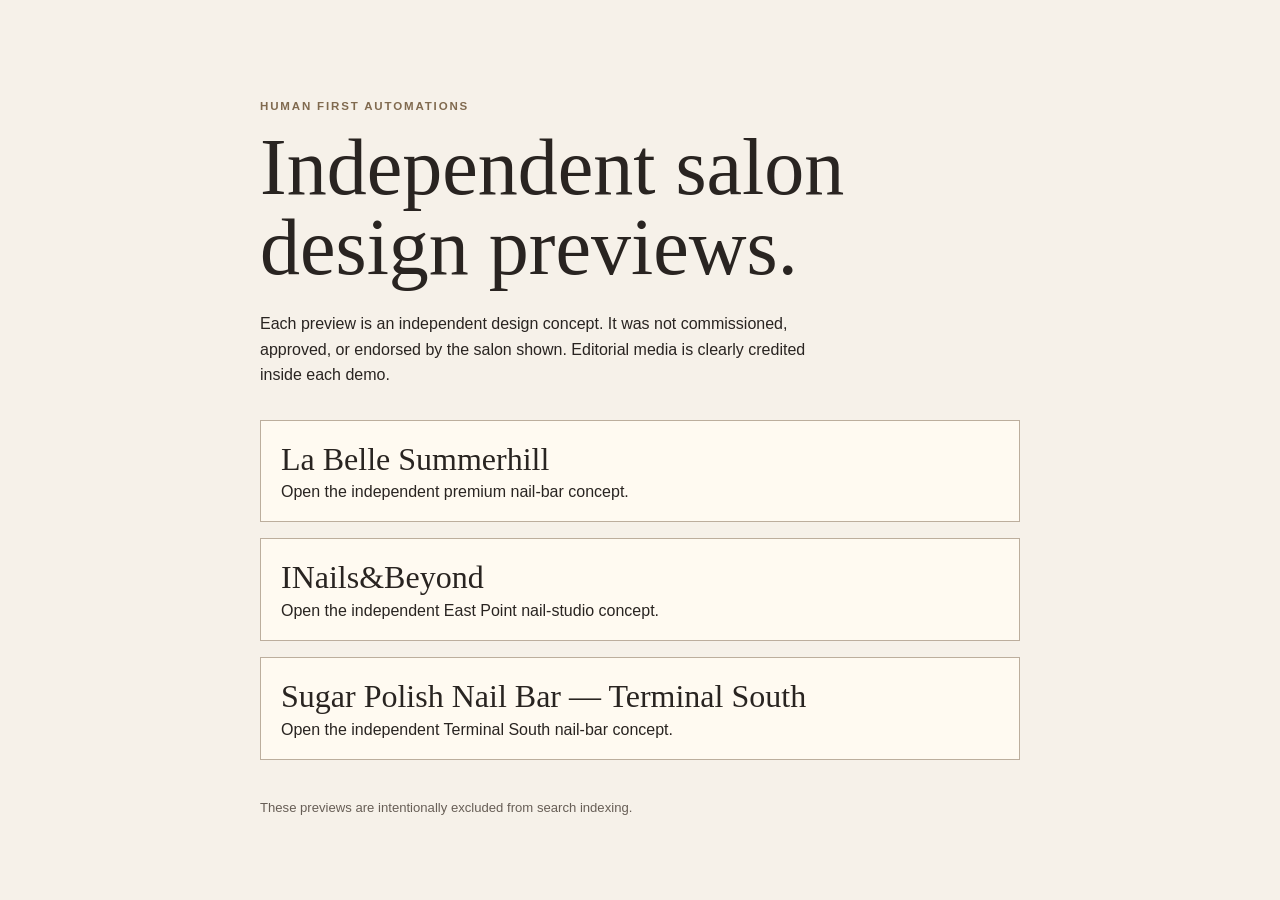
<file: index.html>
<!doctype html>
<html lang="en">
  <head>
    <meta charset="utf-8" />
    <meta name="viewport" content="width=device-width, initial-scale=1" />
    <meta name="robots" content="noindex,nofollow" />
    <title>Independent Salon Design Previews | Human First Automations</title>
    <style>
      :root { color-scheme: light; font-family: Arial, sans-serif; background: #f6f1e9; color: #292421; }
      body { margin: 0; min-height: 100svh; display: grid; place-items: center; padding: 2rem; box-sizing: border-box; }
      main { width: min(760px, 100%); }
      .eyebrow { font-size: .72rem; letter-spacing: .16em; font-weight: 700; color: #806a4f; }
      h1 { font-family: Georgia, serif; font-size: clamp(2.6rem, 8vw, 5rem); font-weight: 400; line-height: 1; margin: .25rem 0 1.5rem; }
      p { line-height: 1.6; max-width: 62ch; }
      nav { display: grid; gap: 1rem; margin: 2rem 0; }
      a { display: block; border: 1px solid #bcae9d; padding: 1.25rem; color: inherit; text-decoration: none; background: #fffaf1; }
      a:hover, a:focus-visible { background: #292421; color: #fffaf1; }
      a strong { display: block; font: 2rem Georgia, serif; margin-bottom: .35rem; }
      footer { color: #675e56; font-size: .82rem; margin-top: 2.5rem; }
    </style>
  </head>
  <body>
    <main>
      <p class="eyebrow">HUMAN FIRST AUTOMATIONS</p>
      <h1>Independent salon design previews.</h1>
      <p>Each preview is an independent design concept. It was not commissioned, approved, or endorsed by the salon shown. Editorial media is clearly credited inside each demo.</p>
      <nav aria-label="Salon previews">
        <a href="./la-belle/"><strong>La Belle Summerhill</strong>Open the independent premium nail-bar concept.</a>
        <a href="./inails-and-beyond/"><strong>INails&amp;Beyond</strong>Open the independent East Point nail-studio concept.</a>
        <a href="./sugar-polish-terminal-south/"><strong>Sugar Polish Nail Bar — Terminal South</strong>Open the independent Terminal South nail-bar concept.</a>
      </nav>
      <footer>These previews are intentionally excluded from search indexing.</footer>
    </main>
  </body>
</html>
</file>
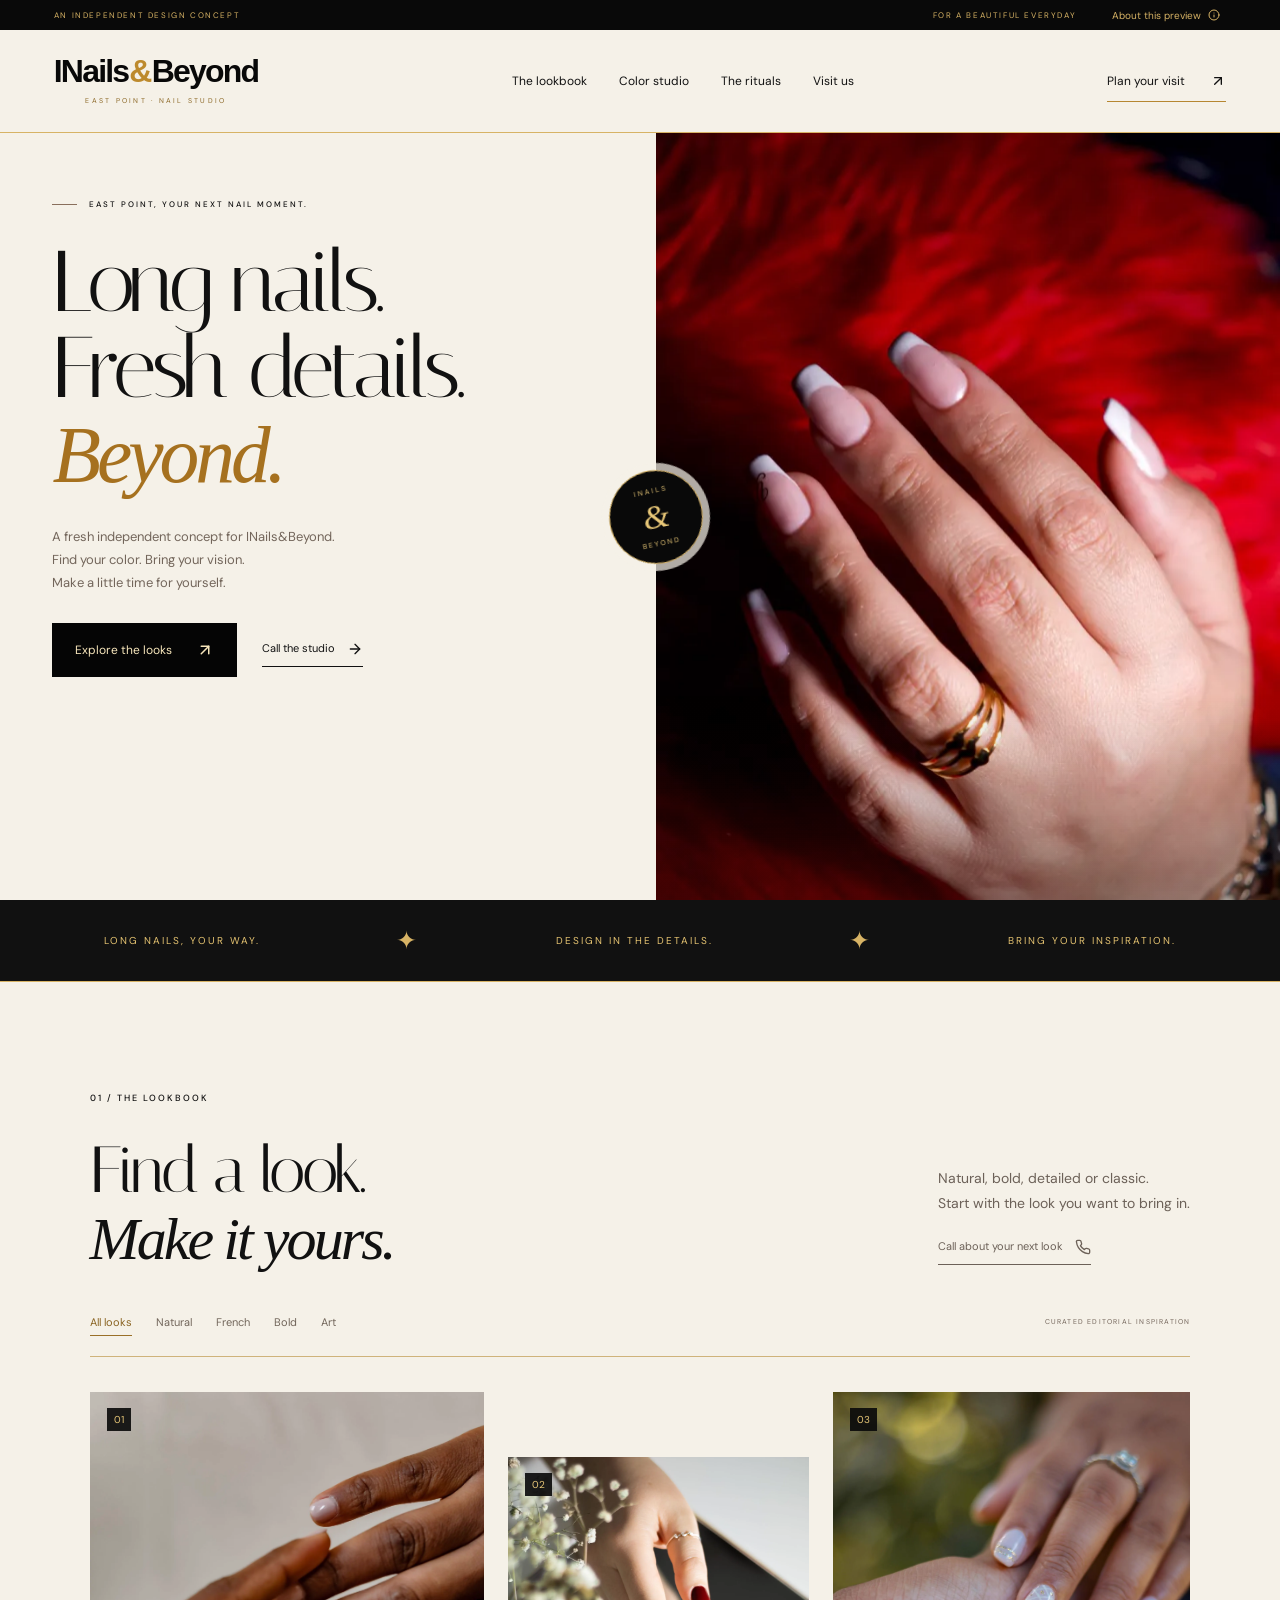
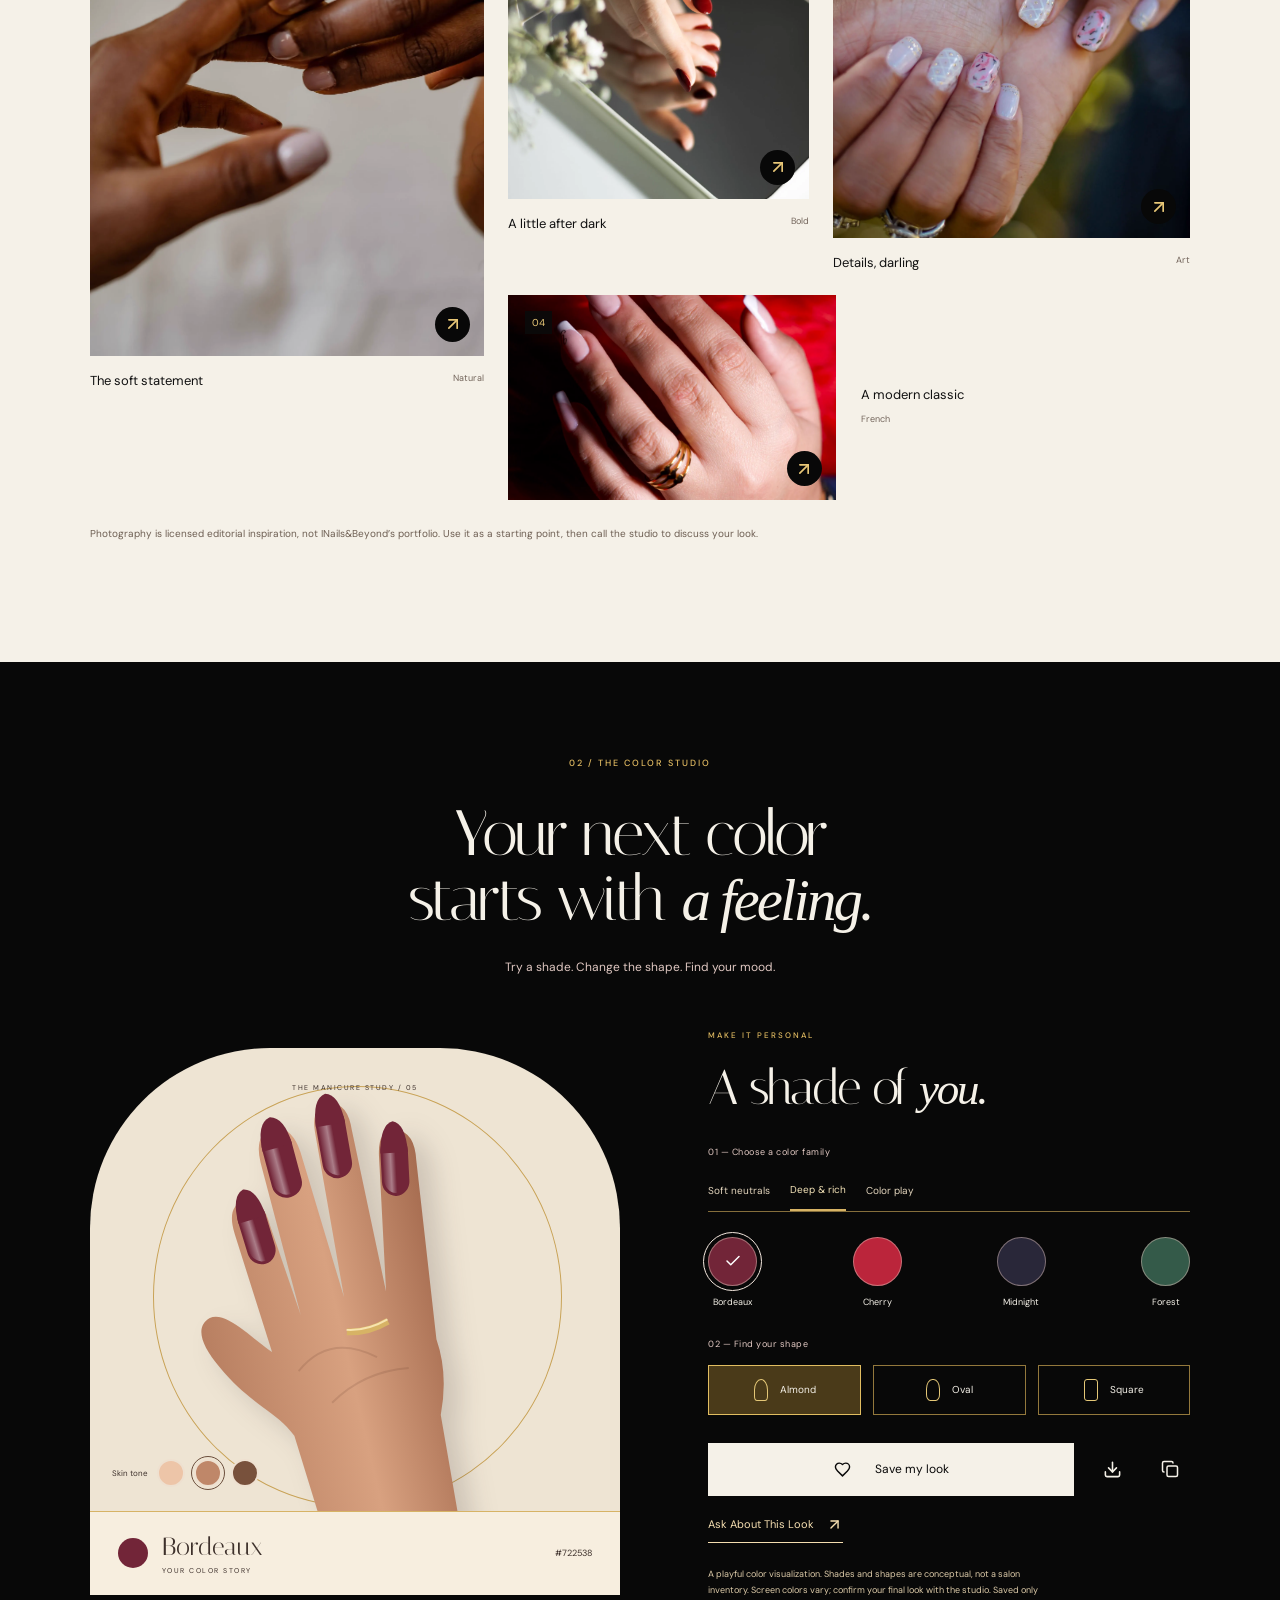
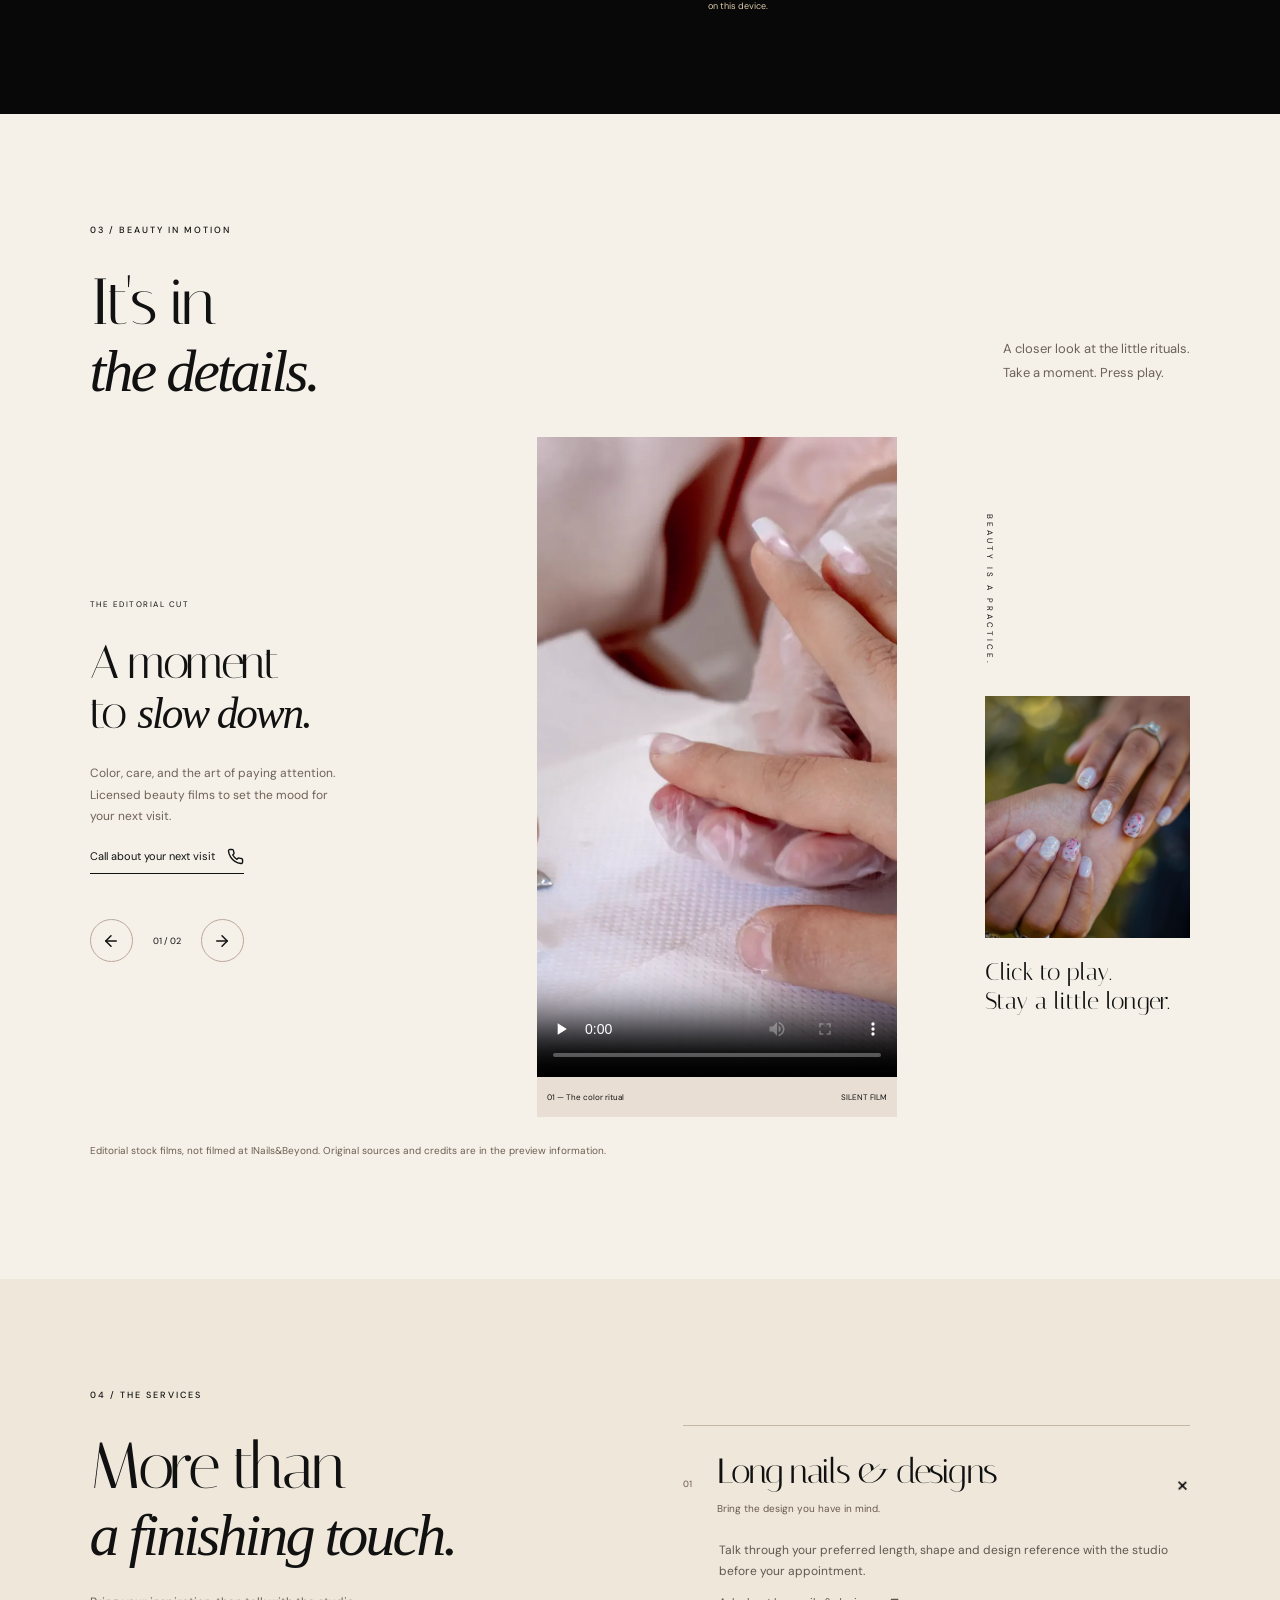
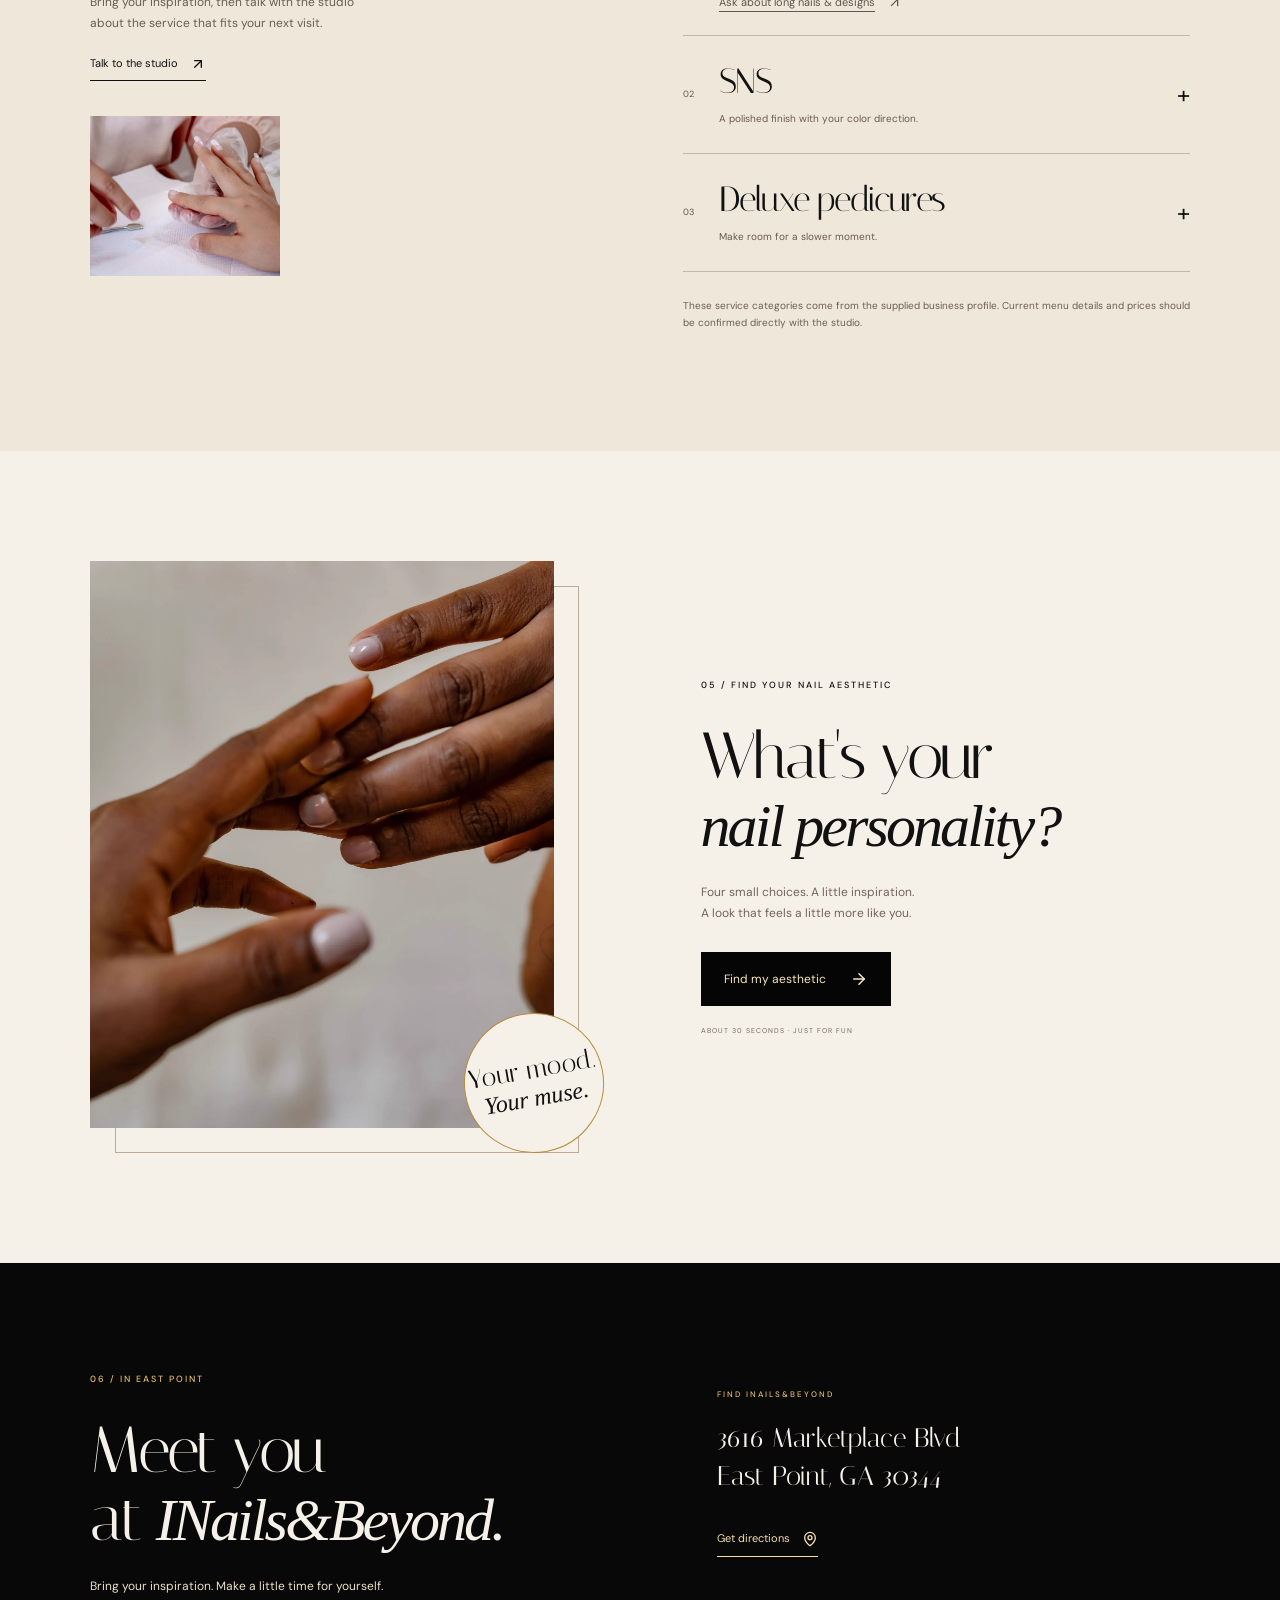
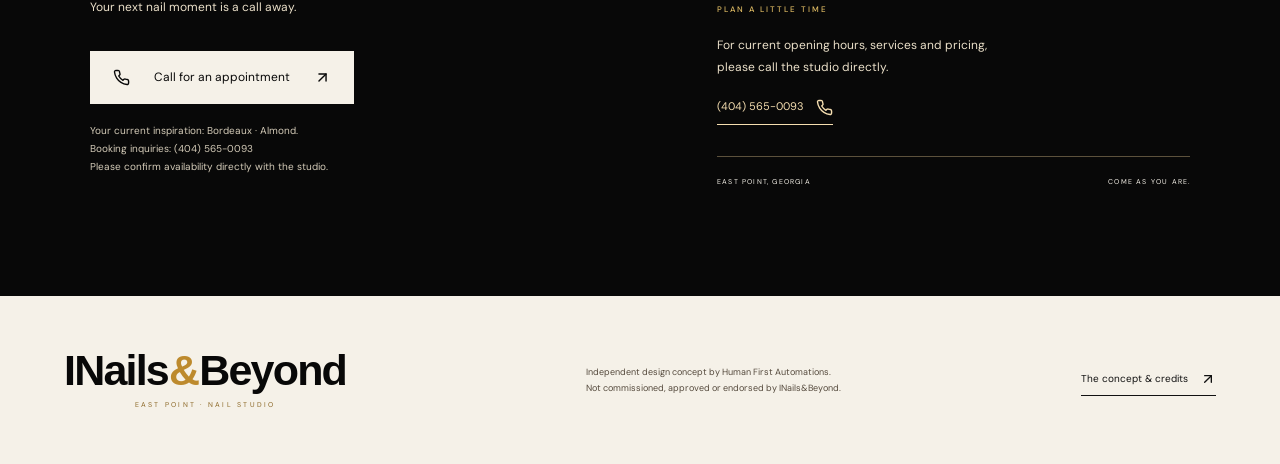
<file: inails-and-beyond/index.html>
<!doctype html><html lang="en"><head><meta charset="UTF-8"/><meta name="viewport" content="width=device-width, initial-scale=1.0"/><meta name="theme-color" content="#f6f1e9"/><meta name="robots" content="noindex,nofollow"/><meta name="description" content="An independent design concept for INails&amp;Beyond in East Point, Georgia. Explore manicure inspiration, create your color story, and discover the salon."/><title>INails&amp;Beyond — A little art. All you.</title><link rel="preload" href="./media/fonts/italiana-latin-400-normal.woff2" as="font" type="font/woff2" crossorigin/><link rel="preload" href="./media/fonts/dm-sans-latin-400-700-normal.woff2" as="font" type="font/woff2" crossorigin/><link rel="preload" as="image" href="./media/hero-french-1200.webp" imagesrcset="./media/hero-french-720.webp 720w, ./media/hero-french-1200.webp 1200w" imagesizes="(max-width: 760px) 88vw, 49vw" fetchpriority="high"/><link rel="icon" href="./favicon.svg" type="image/svg+xml"/>  <script type="module" crossorigin src="./assets/index-DXEevxrr.js"></script>
  <link rel="stylesheet" crossorigin href="./assets/index-D0Lecs6Y.css">
</head><body><div id="root"></div></body></html>
</file>
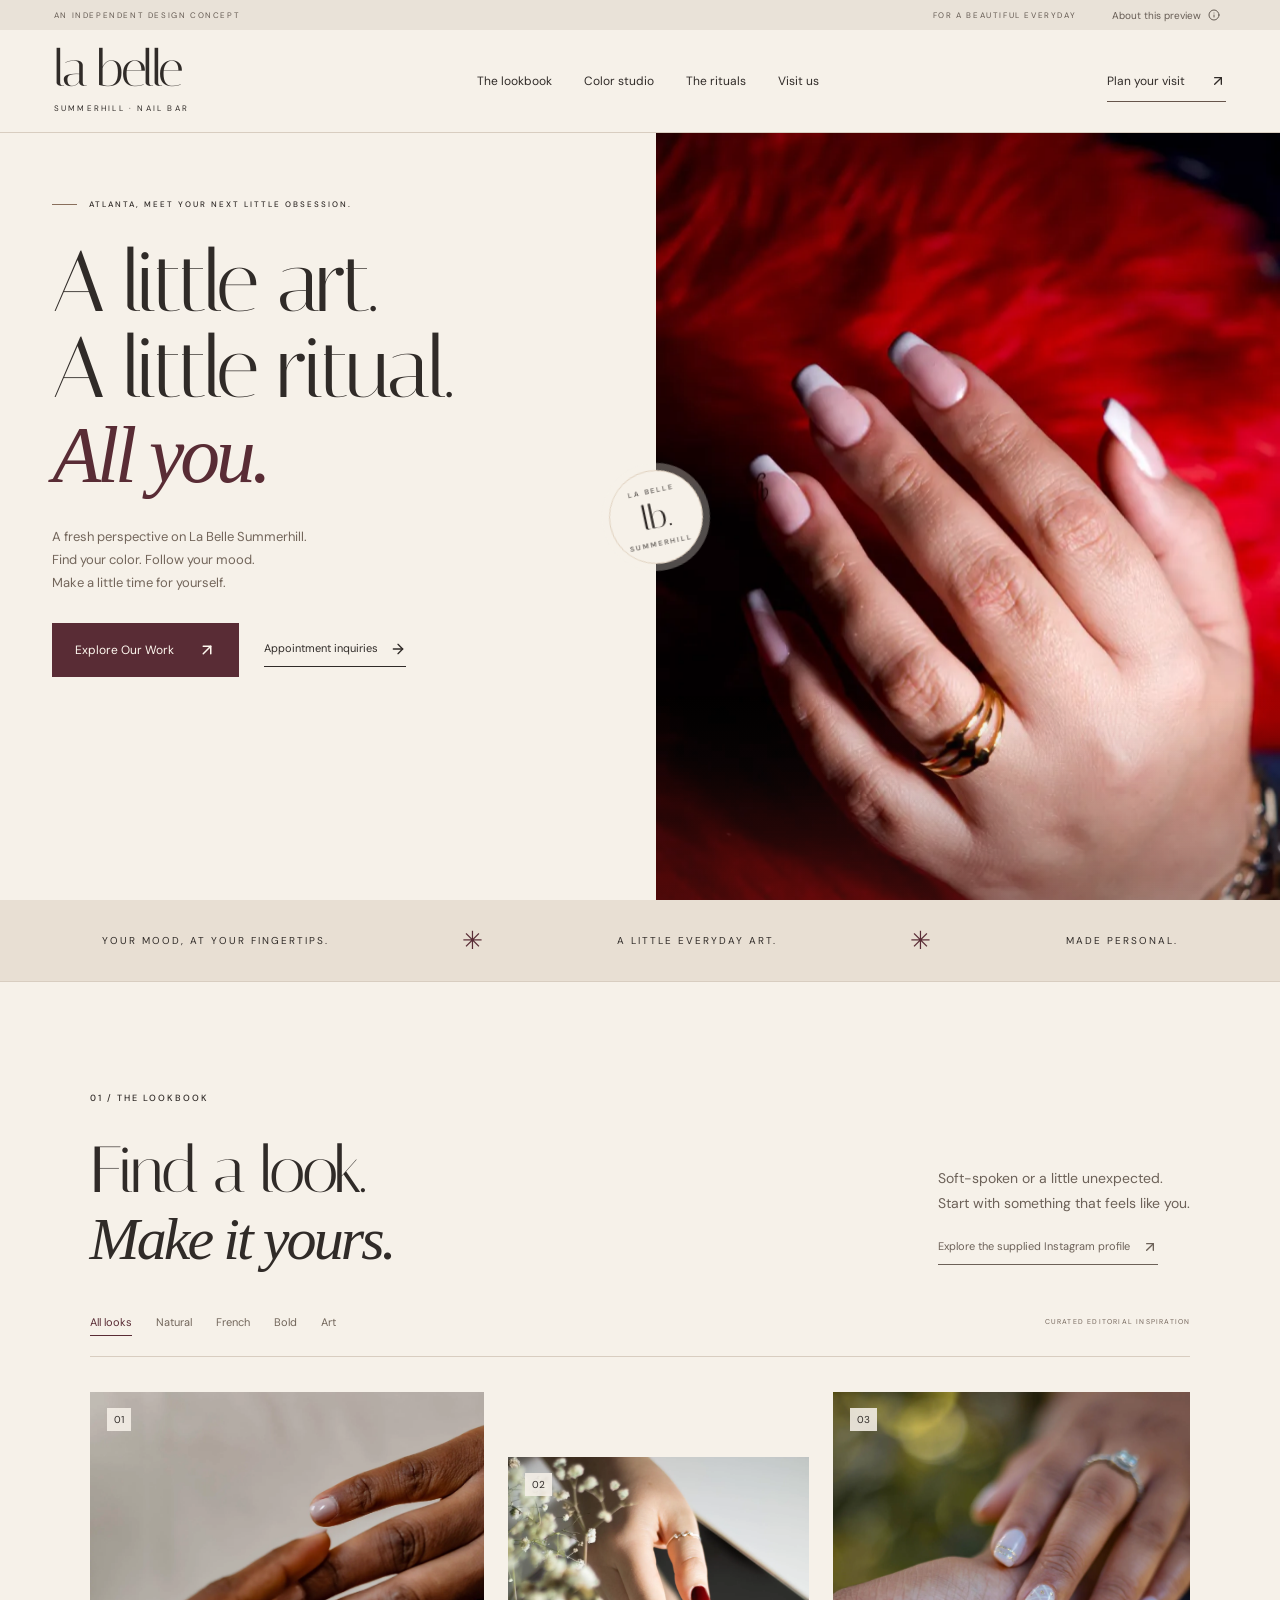
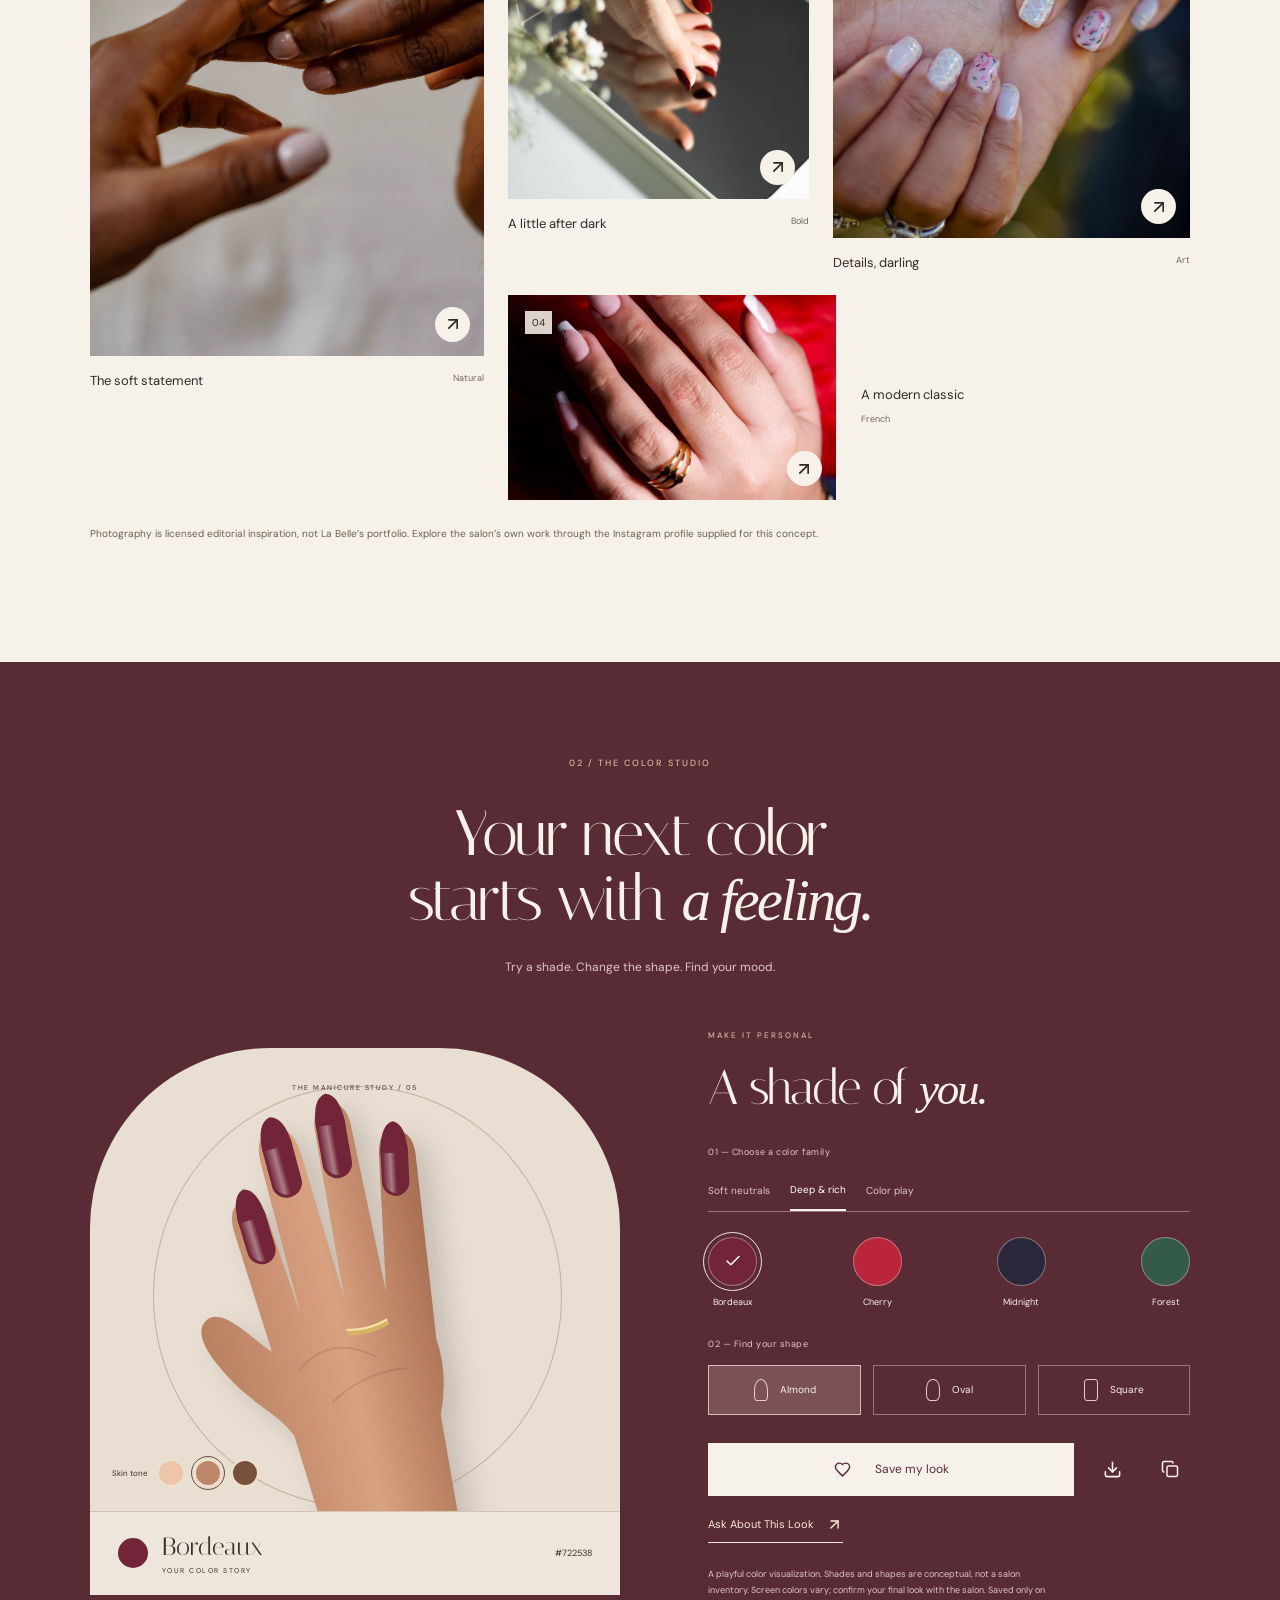
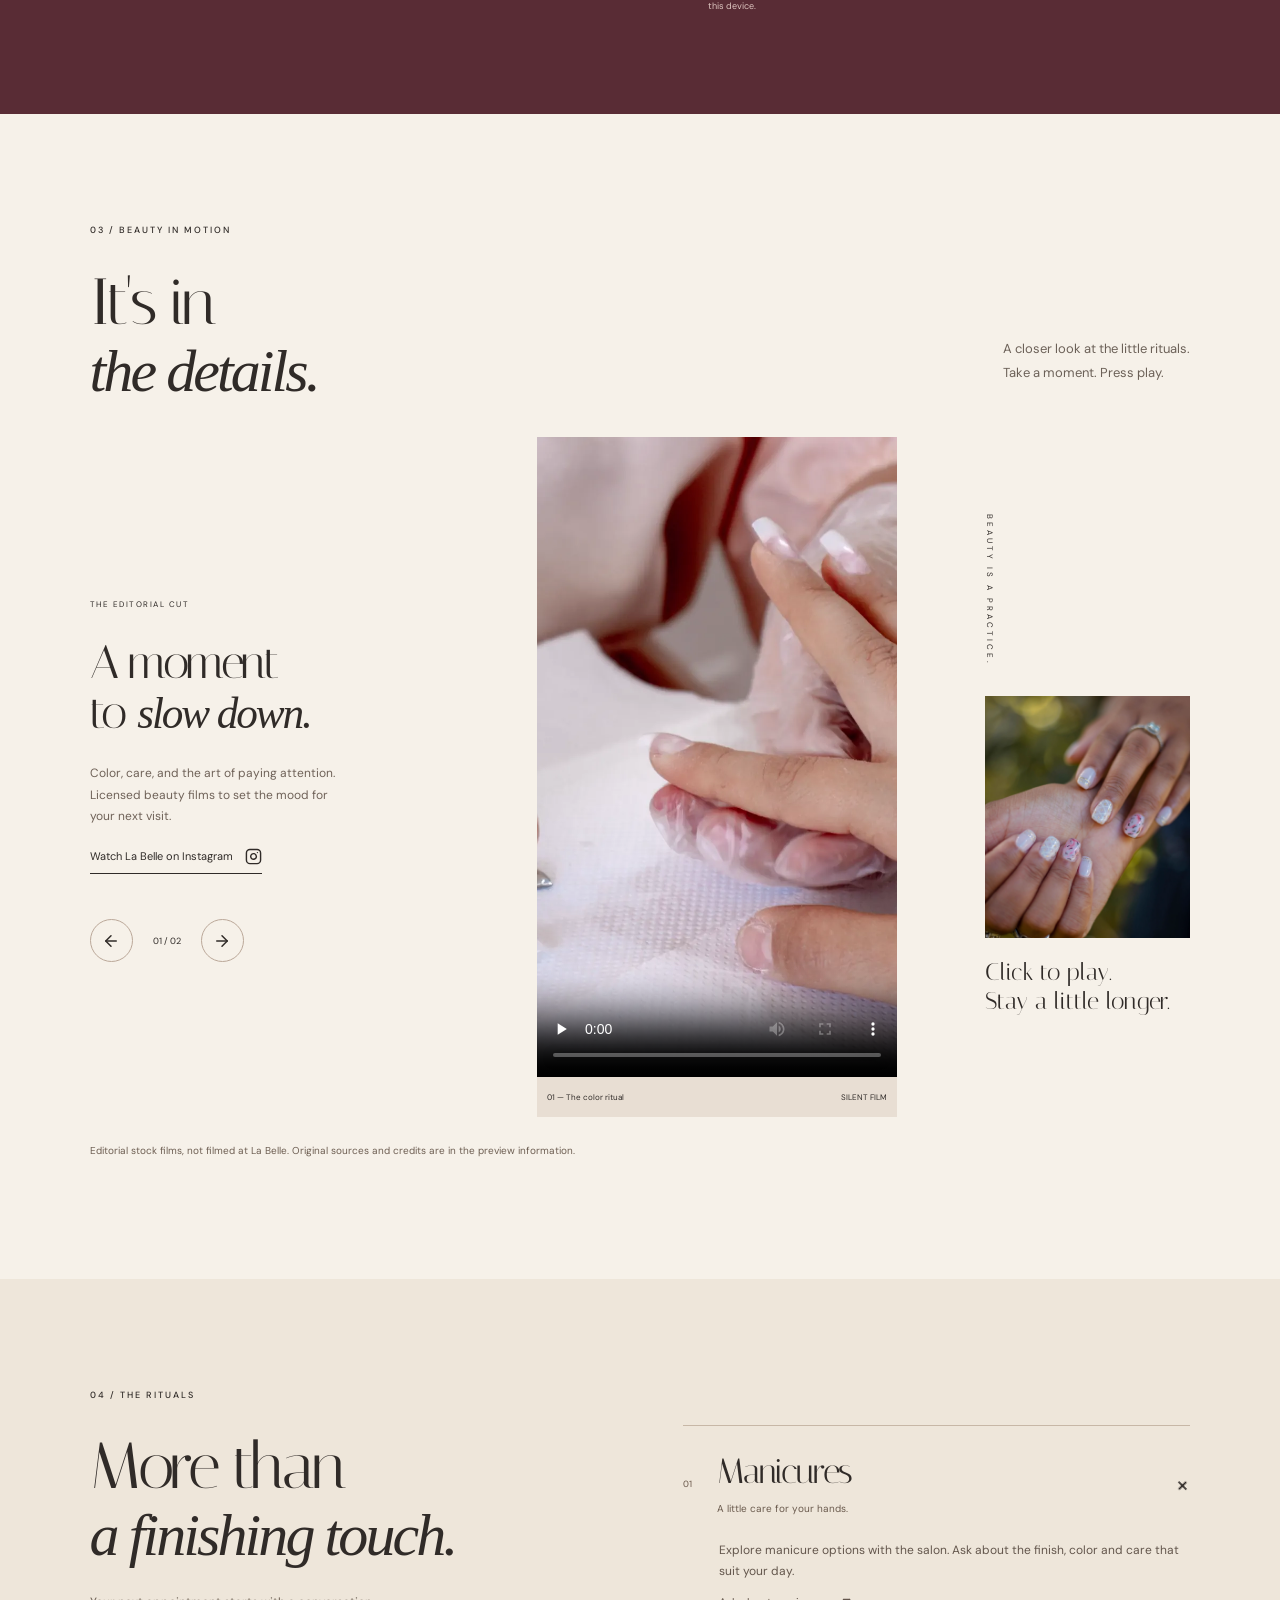
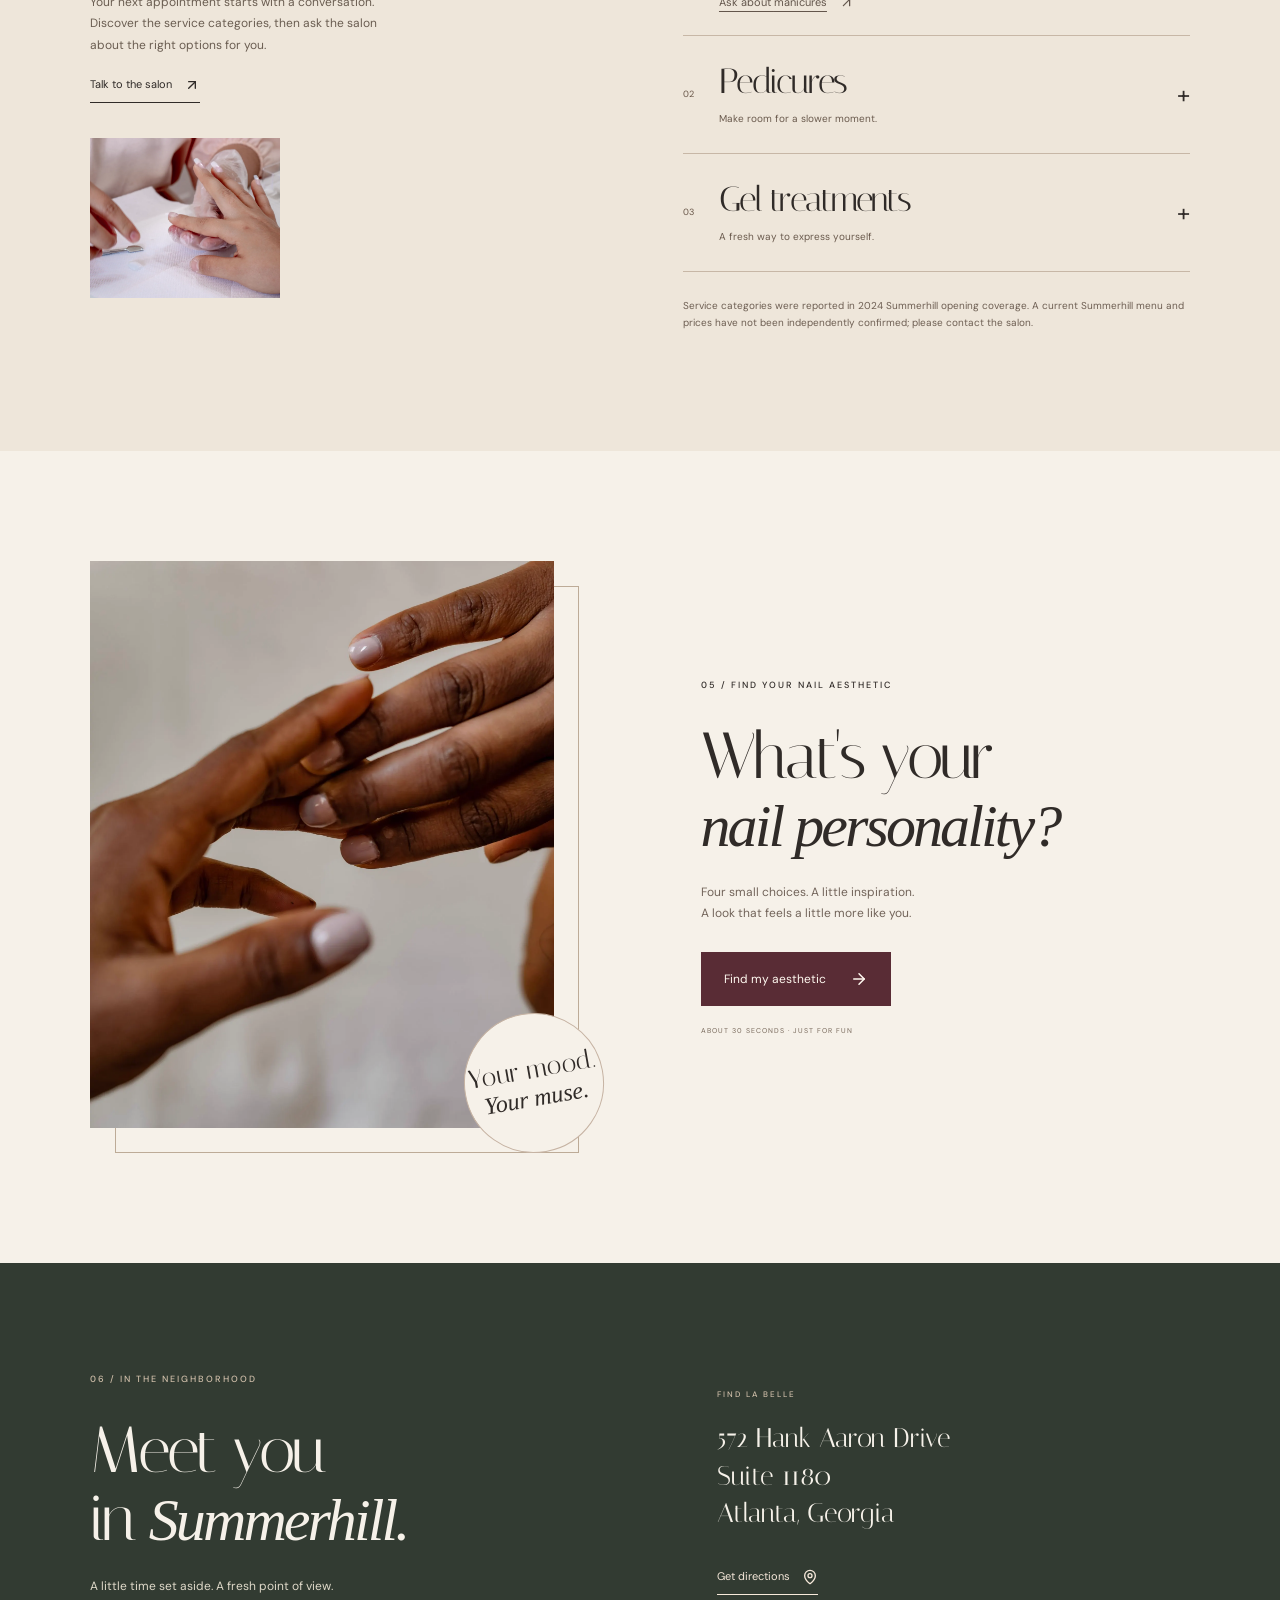
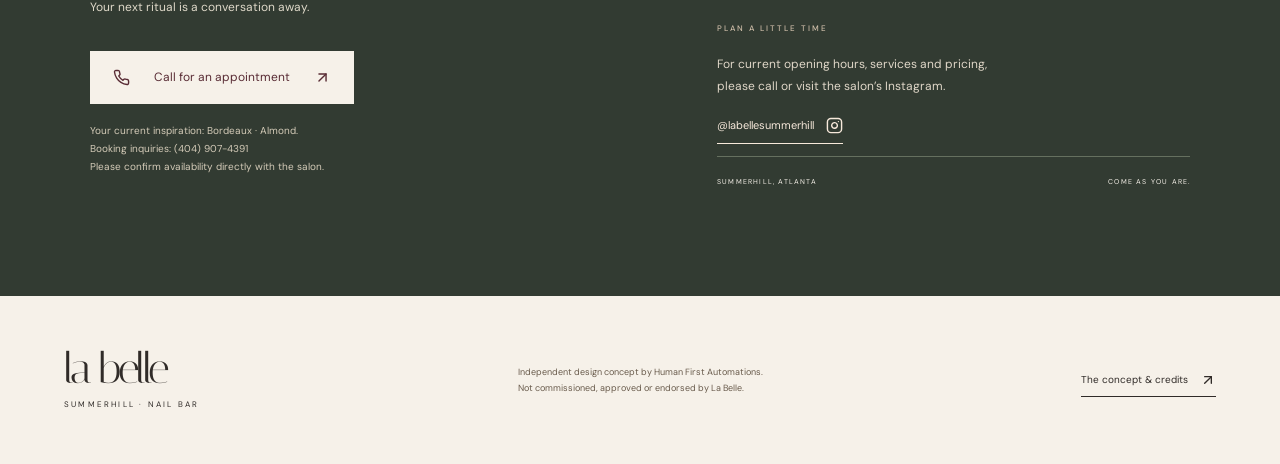
<file: la-belle/index.html>
<!doctype html><html lang="en"><head><meta charset="UTF-8"/><meta name="viewport" content="width=device-width, initial-scale=1.0"/><meta name="theme-color" content="#f6f1e9"/><meta name="robots" content="noindex,nofollow"/><meta name="description" content="An independent design concept for La Belle Summerhill Nail Bar, Atlanta. Explore manicure inspiration, create your color story, and discover the salon."/><title>La Belle Summerhill — A little art. All you.</title><link rel="preload" href="./media/fonts/italiana-latin-400-normal.woff2" as="font" type="font/woff2" crossorigin/><link rel="preload" href="./media/fonts/dm-sans-latin-400-700-normal.woff2" as="font" type="font/woff2" crossorigin/><link rel="preload" as="image" href="./media/hero-french-1200.webp" imagesrcset="./media/hero-french-720.webp 720w, ./media/hero-french-1200.webp 1200w" imagesizes="(max-width: 760px) 88vw, 49vw" fetchpriority="high"/><link rel="icon" href="./favicon.svg" type="image/svg+xml"/>  <script type="module" crossorigin src="./assets/index-Dtrd4tCE.js"></script>
  <link rel="stylesheet" crossorigin href="./assets/index-B6WzdY7s.css">
</head><body><div id="root"></div></body></html>
</file>
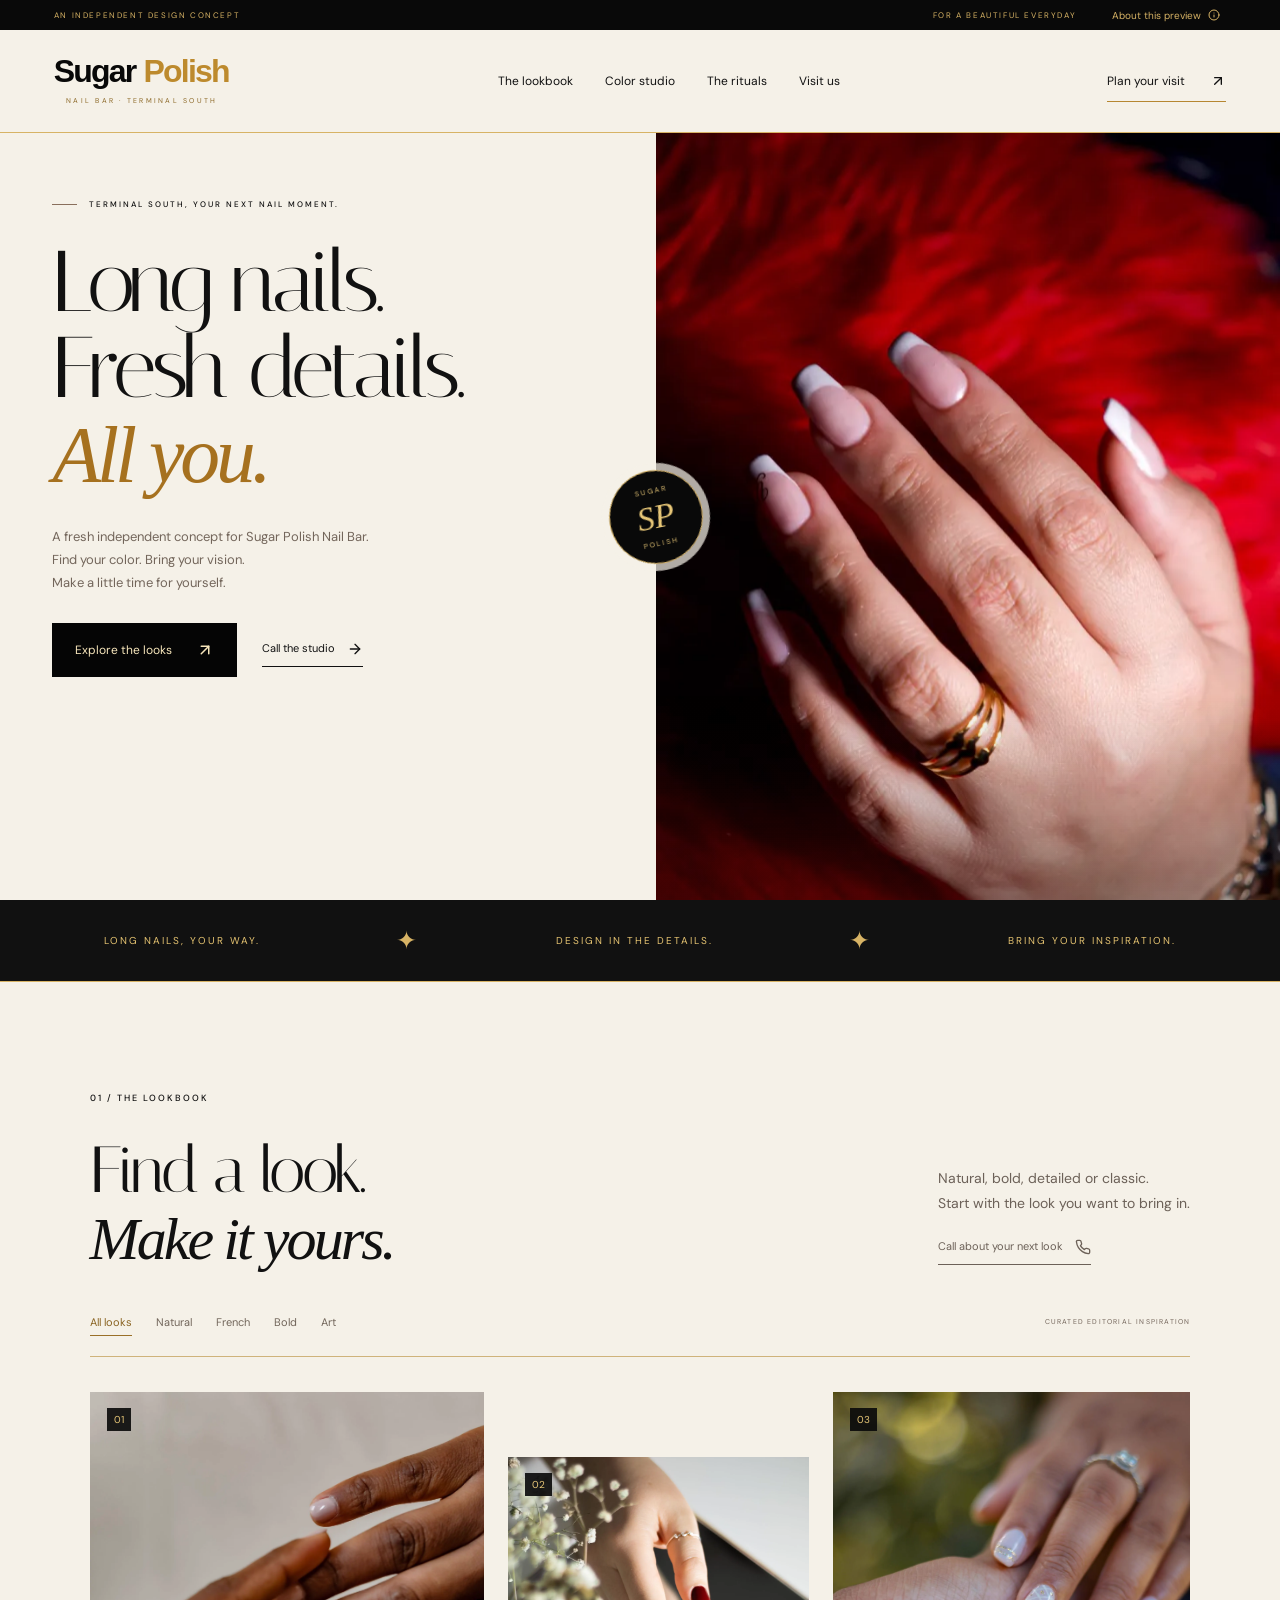
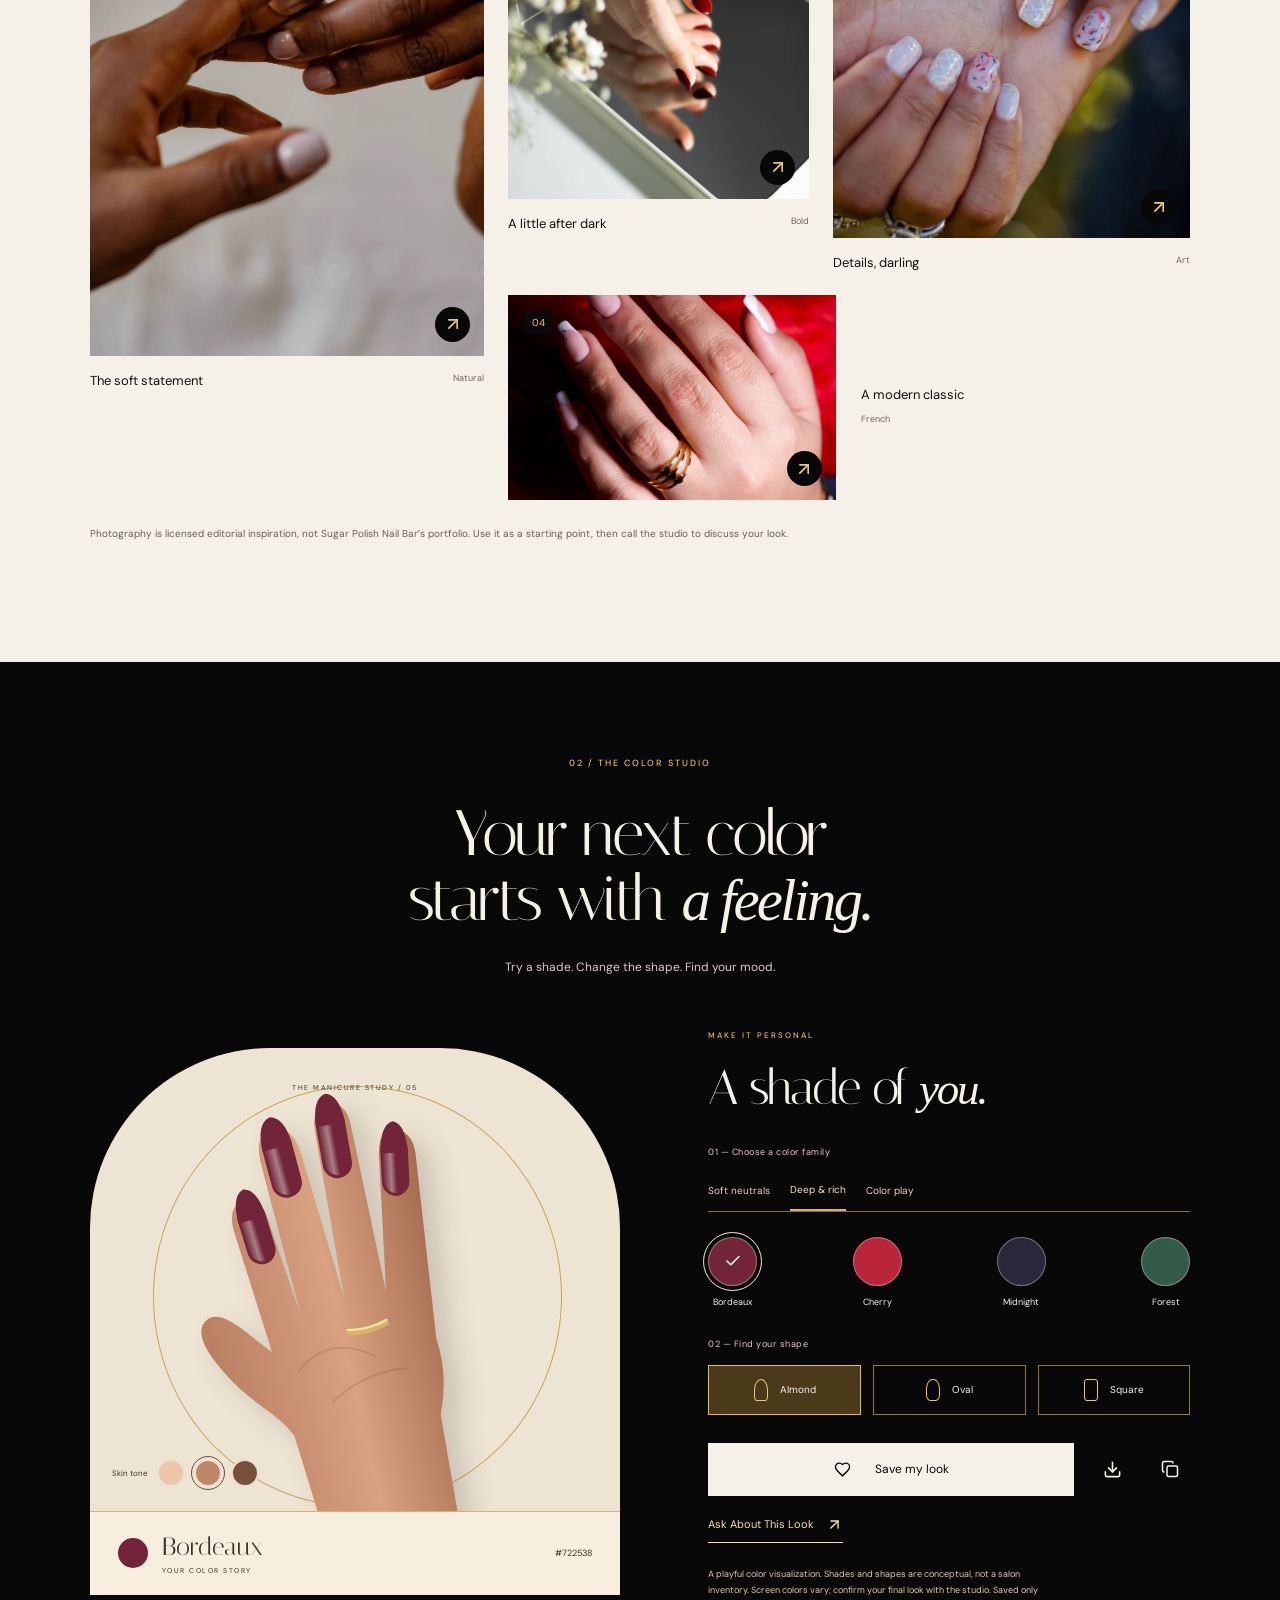
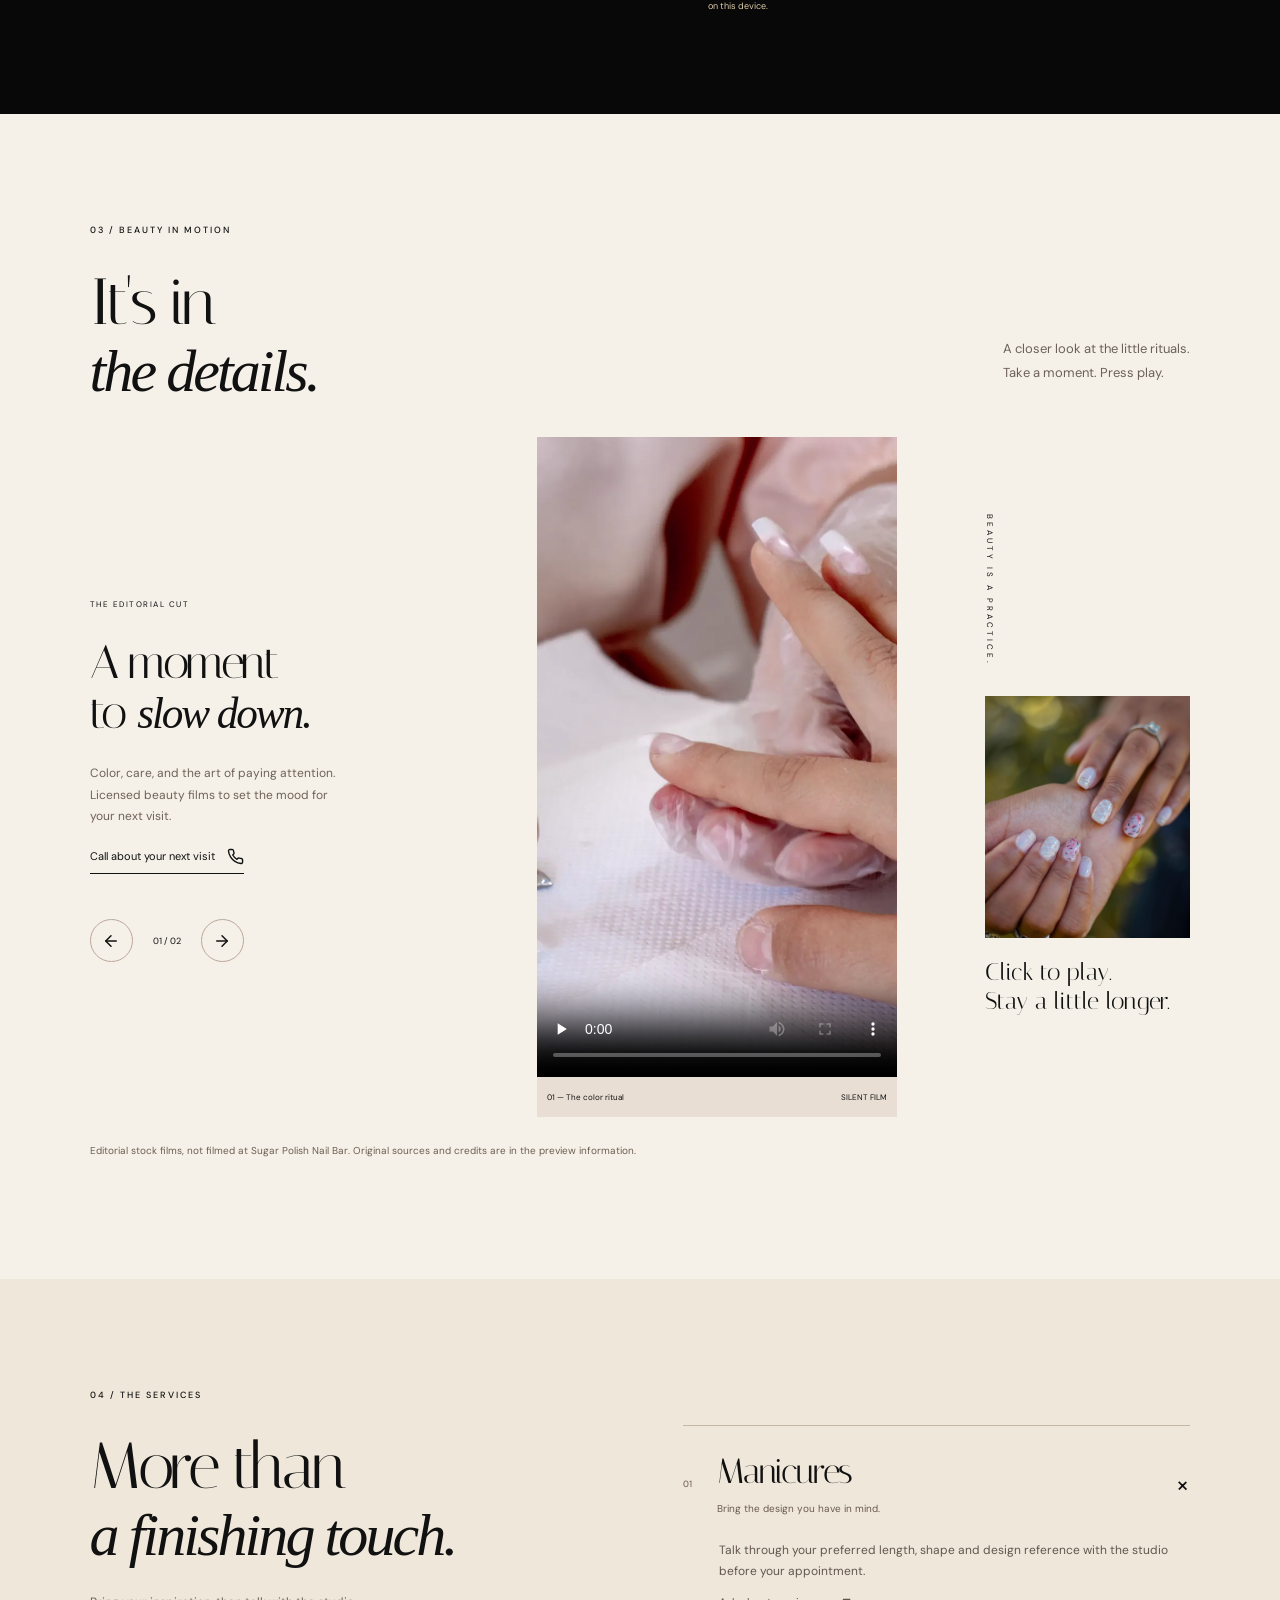
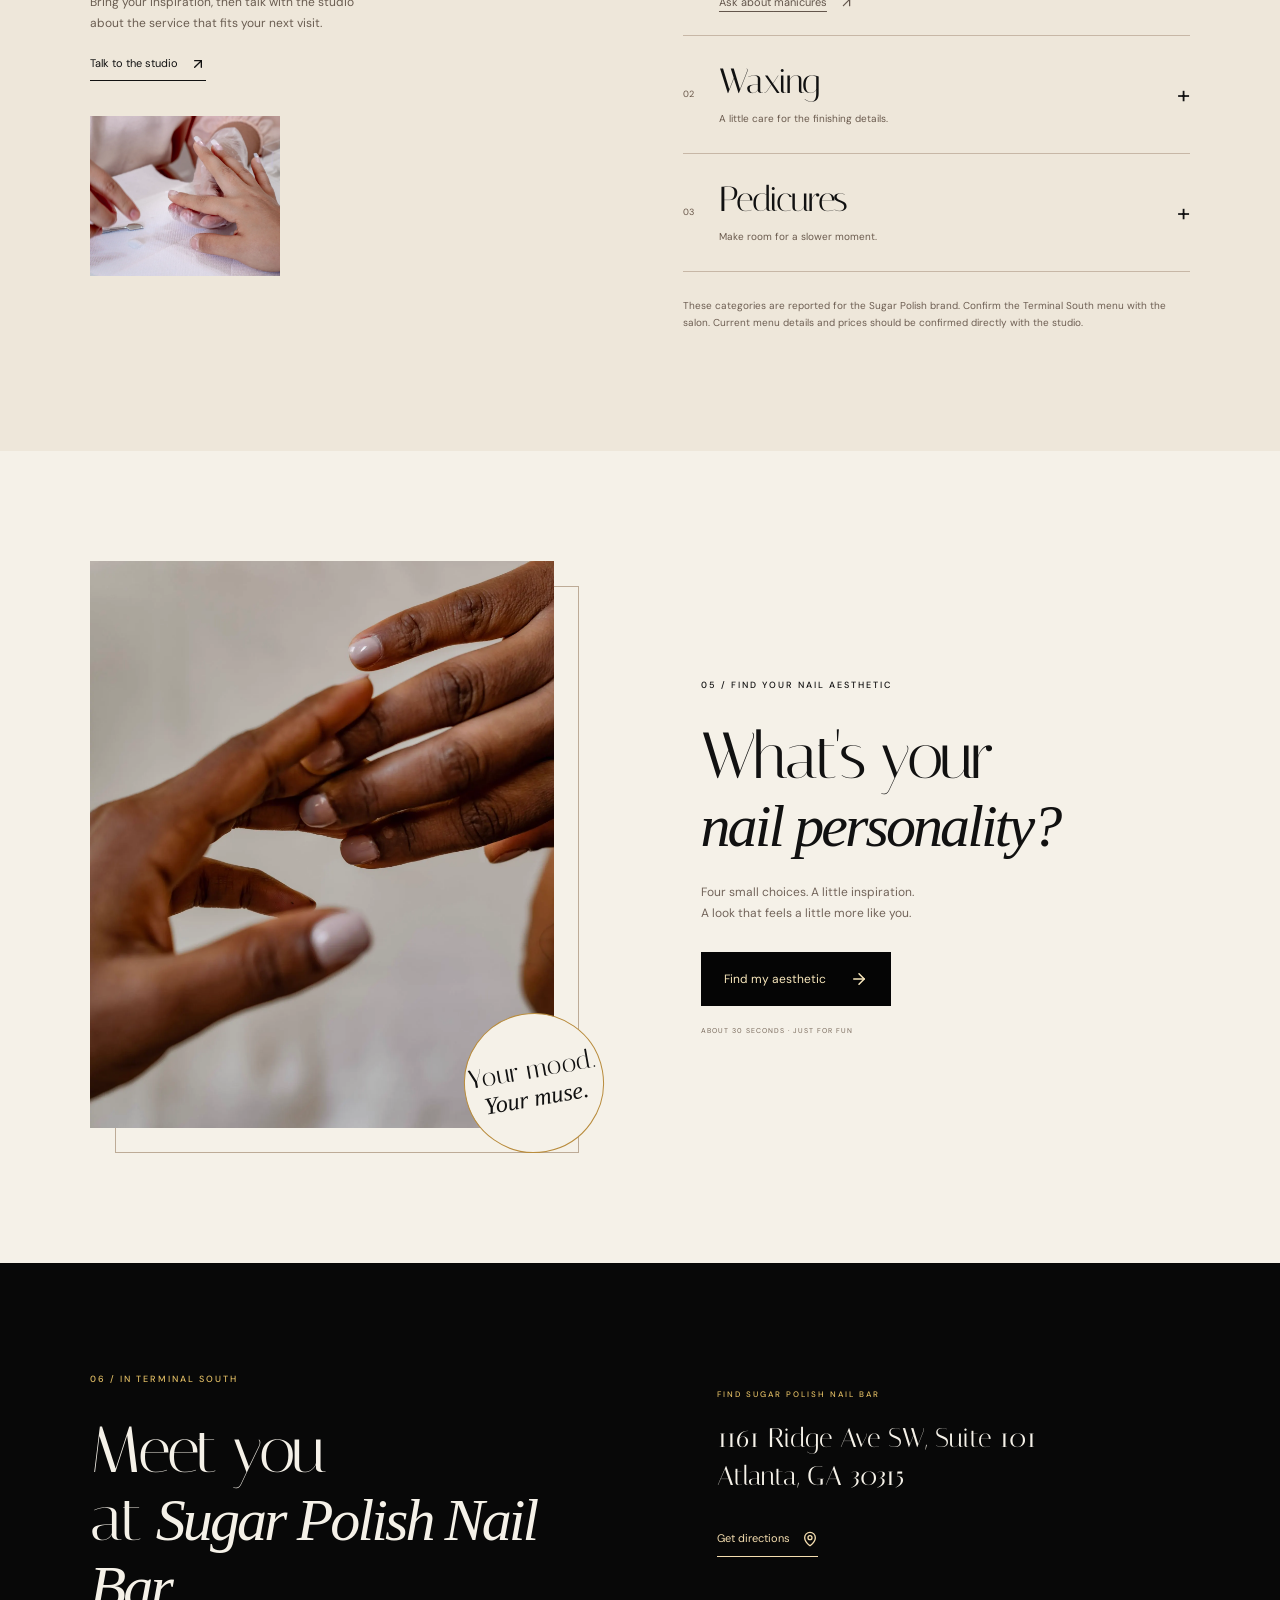
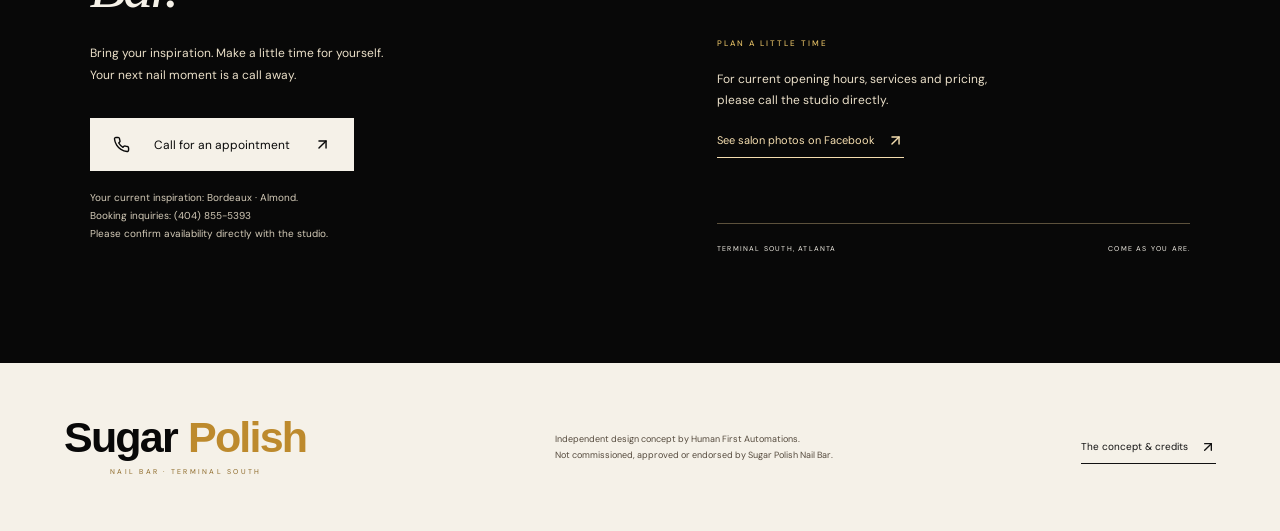
<file: sugar-polish-terminal-south/index.html>
<!doctype html><html lang="en"><head><meta charset="UTF-8"/><meta name="viewport" content="width=device-width, initial-scale=1.0"/><meta name="theme-color" content="#f6f1e9"/><meta name="robots" content="noindex,nofollow"/><meta name="description" content="An independent design concept for Sugar Polish Nail Bar — Terminal South in Atlanta, Georgia. Explore manicure inspiration, create your color story, and discover the salon."/><title>Sugar Polish Nail Bar — Terminal South — A little art. All you.</title><link rel="preload" href="./media/fonts/italiana-latin-400-normal.woff2" as="font" type="font/woff2" crossorigin/><link rel="preload" href="./media/fonts/dm-sans-latin-400-700-normal.woff2" as="font" type="font/woff2" crossorigin/><link rel="preload" as="image" href="./media/hero-french-1200.webp" imagesrcset="./media/hero-french-720.webp 720w, ./media/hero-french-1200.webp 1200w" imagesizes="(max-width: 760px) 88vw, 49vw" fetchpriority="high"/><link rel="icon" href="./favicon.svg" type="image/svg+xml"/>  <script type="module" crossorigin src="./assets/index-daecb561fb.js"></script>
  <link rel="stylesheet" crossorigin href="./assets/index-D0Lecs6Y.css">
</head><body><div id="root"></div></body></html>
</file>
<file: inails-and-beyond/assets/index-D0Lecs6Y.css>
@font-face{font-family:DM Sans;font-style:normal;font-weight:400 700;font-display:swap;src:url(../media/fonts/dm-sans-latin-400-700-normal.woff2) format("woff2")}@font-face{font-family:Italiana;font-style:normal;font-weight:400;font-display:swap;src:url(../media/fonts/italiana-latin-400-normal.woff2) format("woff2")}:root{font-family:DM Sans,Arial,sans-serif;color:#302b28;background:#f6f1e9;font-synthesis:none;font-weight:400;--paper:#f6f1e9;--wine:#592c35;--muted:#74695f;--line:#d8cdc0;--serif:"Italiana",Georgia,serif}*{box-sizing:border-box}html{scroll-behavior:smooth;scroll-padding-top:90px}body{margin:0}button,a{-webkit-tap-highlight-color:transparent}button,input{font:inherit}button,a{touch-action:manipulation}button{cursor:pointer}button{color:inherit}a{color:inherit;text-decoration:none}img{display:block;max-width:100%;object-fit:cover}button{border:0;background:none}h1,h2,h3,p{margin-top:0}h1,h2,h3{font-family:var(--serif);font-weight:400;letter-spacing:-.045em}em{font-family:Georgia,serif;font-weight:400;font-size:.92em}h2{font-size:clamp(44px,5.1vw,76px);line-height:1.03;margin-bottom:25px}p{font-size:14px;line-height:1.8}a:focus-visible,button:focus-visible,summary:focus-visible{outline:3px solid #ae8050;outline-offset:5px}button:disabled{cursor:default}::selection{background:#d9b8b5;color:#302b28}.skip{position:fixed;z-index:50;top:-100px;left:15px;padding:15px;background:#fff}.skip:focus{top:10px}.concept-ribbon{height:30px;padding:0 4.2%;display:flex;align-items:center;justify-content:space-between;font-size:8px;letter-spacing:1.6px;background:#e9e2d8;color:#655b53}.concept-ribbon button{display:flex;gap:7px;align-items:center;font-size:10px;letter-spacing:0}.concept-ribbon>span{margin-left:auto;margin-right:30px}.header{height:103px;display:flex;align-items:center;padding:0 4.2%;gap:40px;border-bottom:1px solid var(--line);background:var(--paper);position:relative;z-index:20}.wordmark{font-family:var(--serif);font-size:51px;letter-spacing:-3px;line-height:.82;white-space:nowrap}.wordmark span{font:8px DM Sans,sans-serif;letter-spacing:2.2px;display:block;margin-top:13px;text-align:center}.navigation{display:flex;gap:32px;margin:auto;font-size:12px}.navigation a{padding:15px 0}.navigation a:hover{color:#995059}.nav-book{display:flex;gap:25px;align-items:center;border-bottom:1px solid #66554b;padding:12px 0;font-size:12px}.menu-toggle{display:none!important}.hero{position:relative;min-height:680px;height:calc(100svh - 133px);max-height:850px;display:grid;grid-template-columns:1.05fr 1fr;overflow:hidden}.hero-photo{grid-column:2;height:100%;grid-row:1;position:relative;background:#c6ada0}.hero-photo>img{height:100%;width:100%;object-position:center;animation:photo-enter 1.7s ease-out both}.hero-photo:after{content:"";position:absolute;top:60%;right:0;bottom:0;left:0;background:linear-gradient(transparent,#251b1b99);pointer-events:none}.photo-note{position:absolute;bottom:27px;left:32px;right:32px;z-index:2;color:#fff;display:flex;justify-content:space-between;gap:20px;font-size:8px;letter-spacing:1.6px}.photo-note span{font-size:7px}.hero-copy{grid-column:1;grid-row:1;padding:65px 7.5% 20px 8%;position:relative;display:flex;flex-direction:column;justify-content:center;align-items:flex-start;z-index:2}.eyebrow{font-size:9px;letter-spacing:2px;font-weight:500;line-height:1.5;margin-bottom:30px}.hero-copy>.eyebrow{font-size:8px;display:flex;align-items:center;gap:12px}.small-line{width:25px;height:1px;background:#896f5c;display:inline-block}h1{font-size:clamp(68px,6.75vw,106px);line-height:.99;margin:0 -80px 28px 0;letter-spacing:-4px}h1 em{color:var(--wine)}.hero-description{font-size:13px;color:#73665b;line-height:1.8}.hero-actions{display:flex;align-items:center;gap:25px;margin-top:15px;flex-wrap:wrap}.button{padding:17px 22px;display:inline-flex;align-items:center;justify-content:center;gap:24px;font-size:12px;border:1px solid transparent;transition:background .2s,transform .2s;min-height:48px}.button:hover{transform:translateY(-2px)}.burgundy{background:var(--wine);color:#fff9f0}.burgundy:hover{background:#723d47}.cream{background:var(--paper);color:var(--wine)}.text-link{font-size:11px;display:inline-flex;align-items:center;gap:12px;padding:8px 0;border-bottom:1px solid currentColor;line-height:1.6}.text-link:hover{opacity:.7}.hero-bottom{display:flex;width:100%;align-items:center;justify-content:space-between;font-size:7px;letter-spacing:1.5px;margin-top:auto;padding-top:40px}.hero-seal{position:absolute;top:44%;left:calc(51.22% - 47px);z-index:5;width:94px;height:94px;border-radius:100%;border:1px solid #e0d1bf;background:var(--paper);display:flex;align-items:center;justify-content:center;flex-direction:column;transform:rotate(-12deg);box-shadow:0 0 0 7px #f6f1e950}.hero-seal span{font-size:7px;letter-spacing:2px}.hero-seal i{font-family:var(--serif);font-size:34px;line-height:1.3}.manifesto{display:flex;align-items:center;justify-content:space-around;gap:30px;overflow:hidden;padding:24px 4%;background:#e8dfd3;border-bottom:1px solid var(--line);font-size:10px;letter-spacing:2px;white-space:nowrap}.star{font-size:25px;color:var(--wine)}.section{padding:110px 7%}.section-top{display:flex;align-items:flex-end;justify-content:space-between;gap:40px;margin-bottom:35px}.section-top h2{margin-bottom:0}.section-aside{max-width:340px;padding-bottom:5px;font-size:13px;color:#6c6158}.gallery-bar{border-bottom:1px solid var(--line);display:flex;align-items:center;justify-content:space-between;padding-bottom:17px;margin-bottom:35px}.tabs{display:flex;gap:24px}.tabs button{font-size:11px;padding:10px 0;position:relative;color:#71655a}.tabs button.active{color:var(--wine)}.tabs button.active:after{content:"";height:1px;background:var(--wine);position:absolute;bottom:3px;left:0;right:0}.gallery-bar>span{font-size:7px;letter-spacing:1.2px;color:#74665b}.gallery{display:grid;grid-template-columns:1.05fr .8fr .95fr;gap:24px;align-items:start}.look{padding:0;text-align:left}.look-image{position:relative;overflow:hidden;background:#dfd2c4}.look-image img{width:100%;height:100%;transition:transform .8s}.look:hover img{transform:scale(1.035)}.look-0{grid-row:span 2}.look-0 .look-image{aspect-ratio:.7}.look-1{padding-top:65px}.look-1 .look-image{aspect-ratio:.88}.look-2 .look-image{aspect-ratio:.8}.look-3{grid-column:2/4;display:flex;align-items:center;gap:25px;margin-top:0}.look-3 .look-image{width:48%;aspect-ratio:1.6}.look-3 .look-caption{display:block}.look-3 small{display:block;margin-top:10px}.look-caption{display:flex;justify-content:space-between;gap:15px;padding-top:16px;font-size:13px}.look-caption small{font-size:9px;color:#72645a}.look-expand{position:absolute;right:14px;bottom:14px;width:35px;height:35px;border-radius:100%;display:grid;place-items:center;background:var(--paper)}.look-number{position:absolute;top:16px;left:17px;font-size:10px;background:#f6f1e9df;padding:5px 7px}.source-note{font-size:10px;line-height:1.7;color:#6d5e52;margin-top:25px;max-width:740px}.studio{background:var(--wine);color:var(--paper);padding:95px 7% 100px}.studio-heading{text-align:center}.studio-heading h2{font-size:clamp(45px,5vw,72px)}.studio-heading p:not(.eyebrow){font-size:12px;color:#e0c8c2}.studio-heading .eyebrow{color:#d4b79c}.studio-workspace{margin-top:50px;display:grid;grid-template-columns:1.1fr 1fr;gap:8%;align-items:center}.hand-stage{position:relative;background:#e8ded1;aspect-ratio:.97;max-height:580px;overflow:hidden;border-radius:180px 180px 0 0;color:#3d302b}.hand{position:absolute;bottom:55px;width:90%;left:6%;height:88%;filter:drop-shadow(16px 13px 13px #2a1c242b);transition:filter .2s}.studio-orbit{position:absolute;width:77%;height:77%;border:1px solid #c3afa0;border-radius:50%;top:7%;left:12%}.stage-index{position:absolute;top:35px;width:100%;text-align:center;font-size:7px;letter-spacing:1.5px}.stage-shade{position:absolute;bottom:0;padding:20px 28px;display:flex;gap:14px;align-items:center;background:#eee6dc;width:100%;border-top:1px solid #d2c3b5}.stage-shade>span:first-child{height:30px;width:30px;border-radius:50%}.stage-shade>div{font:25px var(--serif)}.stage-shade small{display:block;font:7px DM Sans;letter-spacing:1.5px;margin-top:5px}.stage-hex{font-size:9px;margin-left:auto}.skin-picker{position:absolute;left:22px;bottom:108px;display:flex;gap:9px;align-items:center}.skin-picker>span{font-size:8px}.skin-picker button{height:28px;width:28px;border-radius:50%;border:2px solid #eee0d0}.skin-picker button.selected{outline:1px solid #6b4e3c;outline-offset:2px}.studio-controls h3{font-size:49px;margin-bottom:30px}.studio-controls>.eyebrow{font-size:8px;color:#d4b79c;margin-bottom:18px}fieldset{border:0;padding:0;margin:0 0 20px}legend{font-size:9px;letter-spacing:.5px;padding:0;margin-bottom:15px;color:#e2c9c3}.family-tabs{display:flex;gap:20px;border-bottom:1px solid #9c7375}.family-tabs button{padding:10px 0 13px;color:#ddc5c0;font-size:10px}.family-tabs button.active{border-bottom:2px solid var(--paper);color:#fff}.swatches{display:flex;justify-content:space-between;gap:10px;margin:25px 0 30px}.swatches button{padding:0;display:flex;flex-direction:column;align-items:center;gap:10px;min-width:48px}.swatches button>span{width:49px;height:49px;border-radius:50%;border:1px solid #e4c6bd77;display:grid;place-items:center}.swatches button.chosen>span{outline:1px solid #f4e7de;outline-offset:4px}.swatches small{font-size:9px}.shape-picker{display:flex;gap:12px}.shape-picker button{flex:1;border:1px solid #9c7375;display:flex;align-items:center;justify-content:center;gap:12px;font-size:10px;padding:12px 9px;min-height:50px}.shape-picker button.active{background:#7b5057;border-color:#d8bcb6}.mini-nail{display:inline-block;width:14px;height:22px;border:1px solid #e3cfc4;border-radius:45% 45% 30% 30%}.mini-nail.almond{border-radius:80% 80% 35% 35%}.mini-nail.square{border-radius:3px}.save-row{display:flex;gap:18px;align-items:center;margin:28px 0 12px}.save-row .button{flex:1}.icon-button{display:inline-flex;align-items:center;justify-content:center;min-width:40px;min-height:40px}.studio-disclaimer{font-size:9px;line-height:1.8;color:#dec6c0;margin:23px 0 0;max-width:340px}.light{color:#f7e9db}.film-layout{display:grid;grid-template-columns:1fr 1fr .57fr;gap:8%;align-items:center}.film-editorial h3{font-size:47px;line-height:1.05;margin:26px 0}.film-kicker{font-size:8px;letter-spacing:1.5px}.film-editorial p{color:#6f6258;font-size:12px;max-width:245px}.film-pagination{display:flex;gap:20px;align-items:center;margin-top:45px;font-size:9px}.round-button{height:43px;min-width:43px;border:1px solid #bba899;border-radius:50%;display:inline-flex;align-items:center;justify-content:center;transition:background .2s}.round-button:hover{background:#dfd0c355}.video-frame{background:#c6b29d;position:relative;min-width:0}.video-frame video{display:block;aspect-ratio:9/16;width:100%;object-fit:cover;background:#2a2422}.video-caption{padding:15px 10px;display:flex;gap:8px;justify-content:space-between;font-size:8px;background:#e8ded3}.video-fallback{padding:20px;background:#f6f1e9;font-size:12px;border:1px solid var(--line)}.video-fallback a{display:flex;align-items:center;gap:10px;text-decoration:underline}.film-side>span{writing-mode:vertical-rl;font-size:8px;letter-spacing:3px;margin-bottom:25px}.film-side img{aspect-ratio:.85;width:100%}.film-side p{font:24px var(--serif);margin-top:20px;line-height:1.2}.services{background:#eee6da;display:grid;grid-template-columns:1fr 1.1fr;gap:12%}.services-intro>p:not(.eyebrow){font-size:12px;color:#6a5d51;max-width:300px}.services-intro>img{margin-top:35px;width:190px;height:160px;object-position:center}.service-list{padding-top:36px}.service-list details{border-top:1px solid #c7b7a6;padding:25px 0}.service-list details:last-of-type{border-bottom:1px solid #c7b7a6}.service-list summary{display:flex;gap:25px;align-items:center;cursor:pointer;list-style:none}.service-list summary::-webkit-details-marker{display:none}.service-list summary>span:first-child{font-size:9px;color:#685648}.service-list h3{font-size:35px;margin-bottom:8px}.service-list summary p{font-size:10px;color:#6a5a4d;margin:0}.detail-plus{margin-left:auto;font-size:24px;font-weight:300}.service-list details[open] .detail-plus{transform:rotate(45deg)}.service-description{padding:22px 0 0 36px;font-size:11px;color:#63564c}.service-description p{font-size:12px}.service-description a{display:inline-flex;align-items:center;gap:12px;text-decoration:underline;text-underline-offset:5px}.aesthetic{display:grid;grid-template-columns:1fr 1fr;gap:11%;align-items:center}.aesthetic-art{position:relative;padding:0 25px 25px 0}.aesthetic-art:before{content:"";position:absolute;top:25px;right:0;bottom:0;left:25px;border:1px solid #bdab97}.aesthetic-art>img{aspect-ratio:.82;position:relative;width:100%}.aesthetic-sticker{position:absolute;bottom:0;right:-25px;background:var(--paper);border:1px solid #c6b3a3;border-radius:50%;width:140px;height:140px;display:flex;flex-direction:column;align-items:center;justify-content:center;font:26px var(--serif);transform:rotate(-10deg)}.quiz>p:not(.eyebrow){font-size:12px;color:#72645a}.quiz h3{font-size:40px;line-height:1.15}.quiz>.button{margin-top:15px}.quiz-note{display:block;font-size:7px;letter-spacing:1px;margin-top:20px;color:#78695b}.progress{display:flex;gap:6px;margin-bottom:25px}.progress>span{height:2px;background:#d6c8b9;flex:1}.progress .done{background:var(--wine)}.quiz-options{display:flex;flex-direction:column;gap:14px;margin:25px 0}.quiz-options button{display:flex;align-items:center;justify-content:space-between;text-align:left;border:1px solid #b8a99a;padding:20px;font-size:13px}.quiz-options button:hover{background:#e6dace}.result-board{display:flex;gap:12px;margin:20px 0}.result-board img{width:calc(50% - 6px);height:155px}.result-actions{display:flex;gap:15px;align-items:center}.restart{margin-top:15px}.visit{display:grid;grid-template-columns:1fr 1fr;gap:14%;background:#323b32;color:var(--paper)}.visit .eyebrow{color:#cfbea9}.visit-heading>p:not(.eyebrow){font-size:12px;color:#dfd9c9}.visit-heading .button{margin-top:20px}.visit-heading .booking-note{font-size:10px!important;margin-top:18px;color:#d5ccb9!important}.visit-details{display:flex;flex-direction:column;justify-content:space-between}.visit-details h3{font:27px/1.4 var(--serif);letter-spacing:0}.visit-details>div>p:not(.eyebrow){font-size:12px;color:#e0d7c8}.visit-details .eyebrow{font-size:8px;margin:15px 0 20px}.visit-line{border-top:1px solid #65705f;padding-top:20px;display:flex;justify-content:space-between;font-size:7px;letter-spacing:1.2px}footer{display:flex;align-items:center;justify-content:space-between;gap:35px;padding:55px 5%}footer .wordmark{font-size:43px}footer p{font-size:9px;line-height:1.8;color:#695b4c;margin:0}footer .text-link{font-size:10px}.mobile-book{display:none}.toast{position:fixed;bottom:25px;left:50%;transform:translate(-50%);z-index:100;width:max-content;max-width:90%}.toast>span{display:flex;align-items:center;gap:12px;background:#fff9ef;color:#442f2b;padding:18px 25px;box-shadow:0 5px 35px #0003;border:1px solid #cdbbae;font-size:12px}.toast svg{flex-shrink:0}dialog{border:0;padding:0;background:var(--paper);color:#302b28}dialog::backdrop{background:#201819da;-webkit-backdrop-filter:blur(6px);backdrop-filter:blur(6px)}.lightbox{max-width:90vw;width:650px;max-height:94svh;overflow:auto}.lightbox>img{width:100%;height:66svh;object-fit:contain;background:#e6dbcf}.close-modal{position:absolute;right:12px;top:12px;border-radius:50%;background:var(--paper);z-index:3}.lightbox-footer{padding:20px;display:flex;align-items:center;justify-content:space-between;gap:15px;text-align:center}.lightbox h3{font-size:28px;margin:0 0 7px}.lightbox p{font-size:9px;margin:0}.lightbox .text-link{font-size:9px}.info-dialog{width:640px;max-width:90vw;max-height:85svh;padding:50px;overflow:auto}.info-dialog p{font-size:12px}.info-dialog h2{font-size:52px}.info-dialog ul{padding-left:18px;font-size:12px;line-height:2}.info-dialog .eyebrow{font-size:9px}.reveal{opacity:1;transform:none}.reveal:not(.visible){animation:reveal .7s ease-out both}@keyframes photo-enter{0%{transform:scale(1.04);opacity:.7}to{transform:scale(1);opacity:1}}@keyframes reveal{0%{opacity:.5;transform:translateY(12px)}to{opacity:1;transform:translateY(0)}}@media(min-width:1600px){.section,.studio{padding-left:max(7%,calc((100vw - 1380px)/2));padding-right:max(7%,calc((100vw - 1380px)/2))}.hero-copy{padding-left:12%}}@media(max-width:1100px){.navigation{gap:20px}.header{gap:25px}.hero-copy{padding-top:45px}.hero-actions{gap:14px}h1{font-size:82px}.hero{min-height:680px}.section,.studio{padding:85px 6%}.hero-seal{display:none}.film-layout{gap:5%}.services,.studio-workspace{gap:7%}.film-editorial h3{font-size:40px}.family-tabs{gap:14px}.shape-picker button{gap:8px}.aesthetic,.visit{gap:8%}}@media(max-width:760px){html{scroll-padding-top:25px}.concept-ribbon{font-size:6px;padding:0 6%;height:25px;letter-spacing:1px}.concept-ribbon>span{display:none}.concept-ribbon button{font-size:8px}.header{height:87px;padding:0 6%;gap:15px}.wordmark{font-size:43px}.wordmark span{font-size:6px;letter-spacing:1.8px;margin-top:11px}.nav-book{font-size:10px;margin-left:auto;gap:10px}.menu-toggle{display:flex!important}.navigation{display:none;position:absolute;top:87px;left:0;right:0;background:var(--paper);padding:25px 7% 35px;border-bottom:1px solid var(--line);box-shadow:0 15px 20px #0001}.navigation.open{display:flex;flex-direction:column;gap:5px;font-size:19px}.navigation a{padding:12px 0}.hero{display:flex;flex-direction:column;height:auto;max-height:none;min-height:0;overflow:visible}.hero-copy{padding:37px 7% 32px;display:block}.hero-copy>.eyebrow{font-size:6.5px;letter-spacing:1.25px;margin-bottom:23px}.hero-copy h1{font-size:66px;line-height:1.02;letter-spacing:-2.7px;margin:0 0 23px}.hero-description{font-size:11px;line-height:1.7;margin-bottom:18px}.hero-actions{display:flex;gap:20px;margin-top:0;flex-wrap:wrap}.hero-actions .button{padding:14px 18px;font-size:10px;gap:18px}.hero-actions .text-link{font-size:9px;gap:8px}.hero-bottom{display:none}.hero-photo{order:2;height:410px;margin:0 6%;overflow:hidden;border-radius:120px 120px 0 0}.hero-photo img{object-position:50% 45%}.photo-note{left:18px;right:18px;bottom:19px;font-size:6px;letter-spacing:.8px}.photo-note span{font-size:6px}.manifesto{padding:22px 6%;gap:25px;margin-top:25px;font-size:8px;justify-content:flex-start;letter-spacing:1px}.manifesto>span:nth-last-child(-n+2){display:none}.star{font-size:21px}.section{padding:68px 6%}h2{font-size:47px;margin-bottom:22px}.eyebrow{font-size:8px;letter-spacing:1.6px;margin-bottom:22px}.section-top{display:block;margin-bottom:28px}.section-aside{margin-top:24px;padding:0;max-width:none}.section-aside p{font-size:12px}.section-aside br{display:none}.gallery-bar{display:block;margin-bottom:24px;padding-bottom:14px}.gallery-bar>span{display:block;font-size:6px;margin-top:15px}.tabs{justify-content:space-between;gap:15px}.tabs button{font-size:10px}.gallery{grid-template-columns:1fr 1fr;gap:22px 15px}.look-0{grid-row:auto}.look-0 .look-image{aspect-ratio:.7}.look-1{padding-top:42px}.look-1 .look-image{aspect-ratio:.72}.look-2 .look-image{aspect-ratio:.76}.look-3{grid-column:auto;display:block;margin-top:30px}.look-3 .look-image{width:100%;aspect-ratio:.73}.look-caption{display:block;font-size:11px;line-height:1.4}.look-caption small{display:block;font-size:8px;margin-top:6px}.look-expand{width:30px;height:30px;bottom:10px;right:10px}.look-number{font-size:8px;top:10px;left:10px}.source-note{font-size:9px;line-height:1.7}.studio{padding:65px 6%}.studio-heading{text-align:left}.studio-heading h2{font-size:46px}.studio-heading p:not(.eyebrow){font-size:11px}.studio-workspace{display:block;margin-top:35px}.hand-stage{aspect-ratio:1.08;max-height:450px;border-radius:130px 130px 0 0}.stage-index{top:25px;font-size:6px}.hand{height:92%;bottom:30px;width:85%;left:9%}.stage-shade{padding:16px 20px}.stage-shade>div{font-size:23px}.skin-picker{bottom:90px;left:17px}.studio-controls{padding-top:35px}.studio-controls h3{font-size:42px;margin-bottom:25px}.studio-controls .eyebrow{margin-bottom:15px}.family-tabs{justify-content:space-between}.family-tabs button{font-size:11px}.swatches{justify-content:flex-start;gap:25px;margin:26px 0}.swatches button>span{width:47px;height:47px}.swatches small{font-size:8px}.shape-picker button{padding:14px 8px;font-size:10px}.studio-disclaimer{font-size:9px;max-width:none}.film-layout{grid-template-columns:1fr 1.1fr;gap:20px}.film-editorial h3{font-size:32px;line-height:1.08;margin:20px 0}.film-editorial p{font-size:10px;line-height:1.8}.film-editorial .text-link{font-size:9px;align-items:flex-start;gap:7px}.film-editorial .text-link svg{flex-shrink:0}.film-kicker{font-size:6px;letter-spacing:1px}.film-side{display:none}.film-pagination{gap:9px;margin-top:25px}.film-pagination .round-button{min-width:35px;height:35px}.film-pagination>span{font-size:8px}.video-caption{font-size:6px;line-height:1.5;padding:11px 8px}.video-caption svg{width:12px;flex-shrink:0}.services{display:block}.services-intro>img{display:none}.services-intro>p:not(.eyebrow){max-width:none}.service-list{padding-top:35px}.service-list h3{font-size:32px}.service-list summary{gap:20px}.service-list details{padding:23px 0}.service-description{padding-left:30px}.aesthetic{display:flex;flex-direction:column;gap:45px}.aesthetic-art{width:100%;padding-right:20px;padding-bottom:20px}.aesthetic-art>img{aspect-ratio:1.35;object-position:50% 45%}.aesthetic-sticker{width:110px;height:110px;font-size:23px;right:-5px}.quiz{width:100%;min-height:310px}.quiz h2{font-size:48px}.quiz h3{font-size:35px}.quiz-note{font-size:7px}.visit{display:block;padding-bottom:55px}.visit h2{font-size:53px}.visit-heading .button{font-size:11px;gap:17px}.visit-details{gap:25px;margin-top:42px;border-top:1px solid #65705f;padding-top:20px}.visit-details h3{font-size:25px}.visit-details .eyebrow{font-size:8px}.visit-line{font-size:6px;margin-top:10px}footer{padding:40px 6% 115px;display:flex;flex-wrap:wrap;gap:30px}footer p{order:3;font-size:8px;width:100%}footer>.text-link{font-size:8px;margin-left:auto}footer .wordmark{font-size:37px}.mobile-book{display:flex;position:fixed;z-index:25;bottom:0;left:0;right:0;align-items:center;justify-content:space-between;background:#f6f1e9f5;-webkit-backdrop-filter:blur(12px);backdrop-filter:blur(12px);border-top:1px solid #cdbdae;padding:18px 6% max(18px,env(safe-area-inset-bottom));font:17px var(--serif)}.mobile-book>span{display:flex;gap:14px;align-items:center;font:10px DM Sans}.toast{bottom:83px}.toast>span{padding:14px 17px;font-size:10px}.info-dialog{padding:45px 25px 30px}.info-dialog h2{font-size:44px}.lightbox{max-width:94vw}.lightbox>img{height:59svh}.lightbox-footer{padding:20px 12px}.lightbox h3{font-size:25px}.lightbox .round-button{min-width:35px;height:35px}}@media(max-width:360px){.nav-book{font-size:9px;gap:7px}.header{gap:8px}.hero-copy h1{font-size:60px}.hero-actions{gap:8px}.hero-photo{height:330px}.swatches{gap:16px}.film-layout{gap:14px}.film-editorial h3{font-size:29px}.film-pagination{gap:6px}.film-pagination .round-button{min-width:30px;height:33px}.shape-picker{gap:7px}}@media(prefers-reduced-motion:reduce){html{scroll-behavior:auto}*,*:before,*:after{animation:none!important;transition:none!important;scroll-behavior:auto!important}.reveal{opacity:1;transform:none}}:root{--paper:#f5f1e8;--wine:#050505;--muted:#655c51;--line:#cfb37b;background:#f5f1e8;color:#111}.concept-ribbon{background:#090909;color:#d7b365}.header{background:#f5f1e8;border-bottom-color:#d7b365}.wordmark{font-family:Arial,sans-serif;font-size:32px;letter-spacing:-1.8px;font-weight:800;color:#080808;line-height:.9}.wordmark b{font:inherit}.wordmark em{font:inherit;color:#bd8a2d;padding:0 1px}.wordmark span{font:7px DM Sans,sans-serif;letter-spacing:2.25px;color:#8c6826;margin-top:10px}.nav-book{border-bottom-color:#b68731}.hero-copy{background:#f5f1e8}.hero-photo:after{background:linear-gradient(transparent,#050505a6)}h1 em{color:#a6711f}.burgundy{background:#050505;color:#f8e7bc}.burgundy:hover{background:#28200f}.hero-seal{background:#090909;border-color:#d7b365;box-shadow:0 0 0 7px #f5f1e8b5;color:#e9c878}.hero-seal i{font-family:Georgia,serif}.manifesto{background:#111;color:#e5c371;border-bottom-color:#d7b365}.star{color:#d7b365}.tabs button.active{color:#8a6423}.tabs button.active:after{background:#9a7028}.look-expand{background:#080808;color:#e8c777}.look-number{background:#0a0a0ae8;color:#e9c878}.studio{background:#080808;color:#f5f1e8}.studio-heading .eyebrow,.studio-controls>.eyebrow{color:#e3bc62}.hand-stage{background:#eee4d3}.studio-orbit{border-color:#c9a357}.stage-shade{background:#f7eedf;border-top-color:#d7b365}.family-tabs{border-bottom-color:#856e3b}.family-tabs button{color:#e3d5bd}.family-tabs button.active{border-bottom-color:#d7b365;color:#f5e4b9}.shape-picker button{border-color:#93783c}.shape-picker button.active{background:#4a3a19;border-color:#e1bd61}.mini-nail{border-color:#e4c777}.cream{background:#f5f1e8;color:#080808}.light{color:#f5deb0}.studio-disclaimer{color:#ddcba9}.services{background:#eee7da}.visit{background:#080808;color:#f5f1e8}.visit .eyebrow{color:#e1bd64}.visit-heading>p:not(.eyebrow),.visit-details>div>p:not(.eyebrow){color:#ebe0c9}.visit-line{border-top-color:#5c513c}footer{background:#f5f1e8}footer p{color:#554a3d}.aesthetic-sticker{border-color:#b98c3d}.progress .done{background:#9a7028}.toast>span{background:#090909;color:#f6e6bd;border-color:#c79d45}dialog{background:#f5f1e8;color:#111}.info-dialog h2 em{color:#a6711f}@media(max-width:760px){.wordmark{font-size:25px;letter-spacing:-1.55px}.wordmark span{font-size:5.5px;letter-spacing:1.15px}.nav-book{font-size:9px}.concept-ribbon{background:#090909}.mobile-book{background:#0a0a0af5;color:#f5e4b9;border-top-color:#c69a42}.mobile-book>span{color:#d9b467}.hero-photo{border-radius:0}.hero-copy h1{font-size:60px}.visit h2{font-size:47px}}
</file>
<file: la-belle/assets/index-B6WzdY7s.css>
@font-face{font-family:DM Sans;font-style:normal;font-weight:400 700;font-display:swap;src:url(../media/fonts/dm-sans-latin-400-700-normal.woff2) format("woff2")}@font-face{font-family:Italiana;font-style:normal;font-weight:400;font-display:swap;src:url(../media/fonts/italiana-latin-400-normal.woff2) format("woff2")}:root{font-family:DM Sans,Arial,sans-serif;color:#302b28;background:#f6f1e9;font-synthesis:none;font-weight:400;--paper:#f6f1e9;--wine:#592c35;--muted:#74695f;--line:#d8cdc0;--serif:"Italiana",Georgia,serif}*{box-sizing:border-box}html{scroll-behavior:smooth;scroll-padding-top:90px}body{margin:0}button,a{-webkit-tap-highlight-color:transparent}button,input{font:inherit}button,a{touch-action:manipulation}button{cursor:pointer}button{color:inherit}a{color:inherit;text-decoration:none}img{display:block;max-width:100%;object-fit:cover}button{border:0;background:none}h1,h2,h3,p{margin-top:0}h1,h2,h3{font-family:var(--serif);font-weight:400;letter-spacing:-.045em}em{font-family:Georgia,serif;font-weight:400;font-size:.92em}h2{font-size:clamp(44px,5.1vw,76px);line-height:1.03;margin-bottom:25px}p{font-size:14px;line-height:1.8}a:focus-visible,button:focus-visible,summary:focus-visible{outline:3px solid #ae8050;outline-offset:5px}button:disabled{cursor:default}::selection{background:#d9b8b5;color:#302b28}.skip{position:fixed;z-index:50;top:-100px;left:15px;padding:15px;background:#fff}.skip:focus{top:10px}.concept-ribbon{height:30px;padding:0 4.2%;display:flex;align-items:center;justify-content:space-between;font-size:8px;letter-spacing:1.6px;background:#e9e2d8;color:#655b53}.concept-ribbon button{display:flex;gap:7px;align-items:center;font-size:10px;letter-spacing:0}.concept-ribbon>span{margin-left:auto;margin-right:30px}.header{height:103px;display:flex;align-items:center;padding:0 4.2%;gap:40px;border-bottom:1px solid var(--line);background:var(--paper);position:relative;z-index:20}.wordmark{font-family:var(--serif);font-size:51px;letter-spacing:-3px;line-height:.82;white-space:nowrap}.wordmark span{font:8px DM Sans,sans-serif;letter-spacing:2.2px;display:block;margin-top:13px;text-align:center}.navigation{display:flex;gap:32px;margin:auto;font-size:12px}.navigation a{padding:15px 0}.navigation a:hover{color:#995059}.nav-book{display:flex;gap:25px;align-items:center;border-bottom:1px solid #66554b;padding:12px 0;font-size:12px}.menu-toggle{display:none!important}.hero{position:relative;min-height:680px;height:calc(100svh - 133px);max-height:850px;display:grid;grid-template-columns:1.05fr 1fr;overflow:hidden}.hero-photo{grid-column:2;height:100%;grid-row:1;position:relative;background:#c6ada0}.hero-photo>img{height:100%;width:100%;object-position:center;animation:photo-enter 1.7s ease-out both}.hero-photo:after{content:"";position:absolute;top:60%;right:0;bottom:0;left:0;background:linear-gradient(transparent,#251b1b99);pointer-events:none}.photo-note{position:absolute;bottom:27px;left:32px;right:32px;z-index:2;color:#fff;display:flex;justify-content:space-between;gap:20px;font-size:8px;letter-spacing:1.6px}.photo-note span{font-size:7px}.hero-copy{grid-column:1;grid-row:1;padding:65px 7.5% 20px 8%;position:relative;display:flex;flex-direction:column;justify-content:center;align-items:flex-start;z-index:2}.eyebrow{font-size:9px;letter-spacing:2px;font-weight:500;line-height:1.5;margin-bottom:30px}.hero-copy>.eyebrow{font-size:8px;display:flex;align-items:center;gap:12px}.small-line{width:25px;height:1px;background:#896f5c;display:inline-block}h1{font-size:clamp(68px,6.75vw,106px);line-height:.99;margin:0 -80px 28px 0;letter-spacing:-4px}h1 em{color:var(--wine)}.hero-description{font-size:13px;color:#73665b;line-height:1.8}.hero-actions{display:flex;align-items:center;gap:25px;margin-top:15px;flex-wrap:wrap}.button{padding:17px 22px;display:inline-flex;align-items:center;justify-content:center;gap:24px;font-size:12px;border:1px solid transparent;transition:background .2s,transform .2s;min-height:48px}.button:hover{transform:translateY(-2px)}.burgundy{background:var(--wine);color:#fff9f0}.burgundy:hover{background:#723d47}.cream{background:var(--paper);color:var(--wine)}.text-link{font-size:11px;display:inline-flex;align-items:center;gap:12px;padding:8px 0;border-bottom:1px solid currentColor;line-height:1.6}.text-link:hover{opacity:.7}.hero-bottom{display:flex;width:100%;align-items:center;justify-content:space-between;font-size:7px;letter-spacing:1.5px;margin-top:auto;padding-top:40px}.hero-seal{position:absolute;top:44%;left:calc(51.22% - 47px);z-index:5;width:94px;height:94px;border-radius:100%;border:1px solid #e0d1bf;background:var(--paper);display:flex;align-items:center;justify-content:center;flex-direction:column;transform:rotate(-12deg);box-shadow:0 0 0 7px #f6f1e950}.hero-seal span{font-size:7px;letter-spacing:2px}.hero-seal i{font-family:var(--serif);font-size:34px;line-height:1.3}.manifesto{display:flex;align-items:center;justify-content:space-around;gap:30px;overflow:hidden;padding:24px 4%;background:#e8dfd3;border-bottom:1px solid var(--line);font-size:10px;letter-spacing:2px;white-space:nowrap}.star{font-size:25px;color:var(--wine)}.section{padding:110px 7%}.section-top{display:flex;align-items:flex-end;justify-content:space-between;gap:40px;margin-bottom:35px}.section-top h2{margin-bottom:0}.section-aside{max-width:340px;padding-bottom:5px;font-size:13px;color:#6c6158}.gallery-bar{border-bottom:1px solid var(--line);display:flex;align-items:center;justify-content:space-between;padding-bottom:17px;margin-bottom:35px}.tabs{display:flex;gap:24px}.tabs button{font-size:11px;padding:10px 0;position:relative;color:#71655a}.tabs button.active{color:var(--wine)}.tabs button.active:after{content:"";height:1px;background:var(--wine);position:absolute;bottom:3px;left:0;right:0}.gallery-bar>span{font-size:7px;letter-spacing:1.2px;color:#74665b}.gallery{display:grid;grid-template-columns:1.05fr .8fr .95fr;gap:24px;align-items:start}.look{padding:0;text-align:left}.look-image{position:relative;overflow:hidden;background:#dfd2c4}.look-image img{width:100%;height:100%;transition:transform .8s}.look:hover img{transform:scale(1.035)}.look-0{grid-row:span 2}.look-0 .look-image{aspect-ratio:.7}.look-1{padding-top:65px}.look-1 .look-image{aspect-ratio:.88}.look-2 .look-image{aspect-ratio:.8}.look-3{grid-column:2/4;display:flex;align-items:center;gap:25px;margin-top:0}.look-3 .look-image{width:48%;aspect-ratio:1.6}.look-3 .look-caption{display:block}.look-3 small{display:block;margin-top:10px}.look-caption{display:flex;justify-content:space-between;gap:15px;padding-top:16px;font-size:13px}.look-caption small{font-size:9px;color:#72645a}.look-expand{position:absolute;right:14px;bottom:14px;width:35px;height:35px;border-radius:100%;display:grid;place-items:center;background:var(--paper)}.look-number{position:absolute;top:16px;left:17px;font-size:10px;background:#f6f1e9df;padding:5px 7px}.source-note{font-size:10px;line-height:1.7;color:#6d5e52;margin-top:25px;max-width:740px}.studio{background:var(--wine);color:var(--paper);padding:95px 7% 100px}.studio-heading{text-align:center}.studio-heading h2{font-size:clamp(45px,5vw,72px)}.studio-heading p:not(.eyebrow){font-size:12px;color:#e0c8c2}.studio-heading .eyebrow{color:#d4b79c}.studio-workspace{margin-top:50px;display:grid;grid-template-columns:1.1fr 1fr;gap:8%;align-items:center}.hand-stage{position:relative;background:#e8ded1;aspect-ratio:.97;max-height:580px;overflow:hidden;border-radius:180px 180px 0 0;color:#3d302b}.hand{position:absolute;bottom:55px;width:90%;left:6%;height:88%;filter:drop-shadow(16px 13px 13px #2a1c242b);transition:filter .2s}.studio-orbit{position:absolute;width:77%;height:77%;border:1px solid #c3afa0;border-radius:50%;top:7%;left:12%}.stage-index{position:absolute;top:35px;width:100%;text-align:center;font-size:7px;letter-spacing:1.5px}.stage-shade{position:absolute;bottom:0;padding:20px 28px;display:flex;gap:14px;align-items:center;background:#eee6dc;width:100%;border-top:1px solid #d2c3b5}.stage-shade>span:first-child{height:30px;width:30px;border-radius:50%}.stage-shade>div{font:25px var(--serif)}.stage-shade small{display:block;font:7px DM Sans;letter-spacing:1.5px;margin-top:5px}.stage-hex{font-size:9px;margin-left:auto}.skin-picker{position:absolute;left:22px;bottom:108px;display:flex;gap:9px;align-items:center}.skin-picker>span{font-size:8px}.skin-picker button{height:28px;width:28px;border-radius:50%;border:2px solid #eee0d0}.skin-picker button.selected{outline:1px solid #6b4e3c;outline-offset:2px}.studio-controls h3{font-size:49px;margin-bottom:30px}.studio-controls>.eyebrow{font-size:8px;color:#d4b79c;margin-bottom:18px}fieldset{border:0;padding:0;margin:0 0 20px}legend{font-size:9px;letter-spacing:.5px;padding:0;margin-bottom:15px;color:#e2c9c3}.family-tabs{display:flex;gap:20px;border-bottom:1px solid #9c7375}.family-tabs button{padding:10px 0 13px;color:#ddc5c0;font-size:10px}.family-tabs button.active{border-bottom:2px solid var(--paper);color:#fff}.swatches{display:flex;justify-content:space-between;gap:10px;margin:25px 0 30px}.swatches button{padding:0;display:flex;flex-direction:column;align-items:center;gap:10px;min-width:48px}.swatches button>span{width:49px;height:49px;border-radius:50%;border:1px solid #e4c6bd77;display:grid;place-items:center}.swatches button.chosen>span{outline:1px solid #f4e7de;outline-offset:4px}.swatches small{font-size:9px}.shape-picker{display:flex;gap:12px}.shape-picker button{flex:1;border:1px solid #9c7375;display:flex;align-items:center;justify-content:center;gap:12px;font-size:10px;padding:12px 9px;min-height:50px}.shape-picker button.active{background:#7b5057;border-color:#d8bcb6}.mini-nail{display:inline-block;width:14px;height:22px;border:1px solid #e3cfc4;border-radius:45% 45% 30% 30%}.mini-nail.almond{border-radius:80% 80% 35% 35%}.mini-nail.square{border-radius:3px}.save-row{display:flex;gap:18px;align-items:center;margin:28px 0 12px}.save-row .button{flex:1}.icon-button{display:inline-flex;align-items:center;justify-content:center;min-width:40px;min-height:40px}.studio-disclaimer{font-size:9px;line-height:1.8;color:#dec6c0;margin:23px 0 0;max-width:340px}.light{color:#f7e9db}.film-layout{display:grid;grid-template-columns:1fr 1fr .57fr;gap:8%;align-items:center}.film-editorial h3{font-size:47px;line-height:1.05;margin:26px 0}.film-kicker{font-size:8px;letter-spacing:1.5px}.film-editorial p{color:#6f6258;font-size:12px;max-width:245px}.film-pagination{display:flex;gap:20px;align-items:center;margin-top:45px;font-size:9px}.round-button{height:43px;min-width:43px;border:1px solid #bba899;border-radius:50%;display:inline-flex;align-items:center;justify-content:center;transition:background .2s}.round-button:hover{background:#dfd0c355}.video-frame{background:#c6b29d;position:relative;min-width:0}.video-frame video{display:block;aspect-ratio:9/16;width:100%;object-fit:cover;background:#2a2422}.video-caption{padding:15px 10px;display:flex;gap:8px;justify-content:space-between;font-size:8px;background:#e8ded3}.video-fallback{padding:20px;background:#f6f1e9;font-size:12px;border:1px solid var(--line)}.video-fallback a{display:flex;align-items:center;gap:10px;text-decoration:underline}.film-side>span{writing-mode:vertical-rl;font-size:8px;letter-spacing:3px;margin-bottom:25px}.film-side img{aspect-ratio:.85;width:100%}.film-side p{font:24px var(--serif);margin-top:20px;line-height:1.2}.services{background:#eee6da;display:grid;grid-template-columns:1fr 1.1fr;gap:12%}.services-intro>p:not(.eyebrow){font-size:12px;color:#6a5d51;max-width:300px}.services-intro>img{margin-top:35px;width:190px;height:160px;object-position:center}.service-list{padding-top:36px}.service-list details{border-top:1px solid #c7b7a6;padding:25px 0}.service-list details:last-of-type{border-bottom:1px solid #c7b7a6}.service-list summary{display:flex;gap:25px;align-items:center;cursor:pointer;list-style:none}.service-list summary::-webkit-details-marker{display:none}.service-list summary>span:first-child{font-size:9px;color:#685648}.service-list h3{font-size:35px;margin-bottom:8px}.service-list summary p{font-size:10px;color:#6a5a4d;margin:0}.detail-plus{margin-left:auto;font-size:24px;font-weight:300}.service-list details[open] .detail-plus{transform:rotate(45deg)}.service-description{padding:22px 0 0 36px;font-size:11px;color:#63564c}.service-description p{font-size:12px}.service-description a{display:inline-flex;align-items:center;gap:12px;text-decoration:underline;text-underline-offset:5px}.aesthetic{display:grid;grid-template-columns:1fr 1fr;gap:11%;align-items:center}.aesthetic-art{position:relative;padding:0 25px 25px 0}.aesthetic-art:before{content:"";position:absolute;top:25px;right:0;bottom:0;left:25px;border:1px solid #bdab97}.aesthetic-art>img{aspect-ratio:.82;position:relative;width:100%}.aesthetic-sticker{position:absolute;bottom:0;right:-25px;background:var(--paper);border:1px solid #c6b3a3;border-radius:50%;width:140px;height:140px;display:flex;flex-direction:column;align-items:center;justify-content:center;font:26px var(--serif);transform:rotate(-10deg)}.quiz>p:not(.eyebrow){font-size:12px;color:#72645a}.quiz h3{font-size:40px;line-height:1.15}.quiz>.button{margin-top:15px}.quiz-note{display:block;font-size:7px;letter-spacing:1px;margin-top:20px;color:#78695b}.progress{display:flex;gap:6px;margin-bottom:25px}.progress>span{height:2px;background:#d6c8b9;flex:1}.progress .done{background:var(--wine)}.quiz-options{display:flex;flex-direction:column;gap:14px;margin:25px 0}.quiz-options button{display:flex;align-items:center;justify-content:space-between;text-align:left;border:1px solid #b8a99a;padding:20px;font-size:13px}.quiz-options button:hover{background:#e6dace}.result-board{display:flex;gap:12px;margin:20px 0}.result-board img{width:calc(50% - 6px);height:155px}.result-actions{display:flex;gap:15px;align-items:center}.restart{margin-top:15px}.visit{display:grid;grid-template-columns:1fr 1fr;gap:14%;background:#323b32;color:var(--paper)}.visit .eyebrow{color:#cfbea9}.visit-heading>p:not(.eyebrow){font-size:12px;color:#dfd9c9}.visit-heading .button{margin-top:20px}.visit-heading .booking-note{font-size:10px!important;margin-top:18px;color:#d5ccb9!important}.visit-details{display:flex;flex-direction:column;justify-content:space-between}.visit-details h3{font:27px/1.4 var(--serif);letter-spacing:0}.visit-details>div>p:not(.eyebrow){font-size:12px;color:#e0d7c8}.visit-details .eyebrow{font-size:8px;margin:15px 0 20px}.visit-line{border-top:1px solid #65705f;padding-top:20px;display:flex;justify-content:space-between;font-size:7px;letter-spacing:1.2px}footer{display:flex;align-items:center;justify-content:space-between;gap:35px;padding:55px 5%}footer .wordmark{font-size:43px}footer p{font-size:9px;line-height:1.8;color:#695b4c;margin:0}footer .text-link{font-size:10px}.mobile-book{display:none}.toast{position:fixed;bottom:25px;left:50%;transform:translate(-50%);z-index:100;width:max-content;max-width:90%}.toast>span{display:flex;align-items:center;gap:12px;background:#fff9ef;color:#442f2b;padding:18px 25px;box-shadow:0 5px 35px #0003;border:1px solid #cdbbae;font-size:12px}.toast svg{flex-shrink:0}dialog{border:0;padding:0;background:var(--paper);color:#302b28}dialog::backdrop{background:#201819da;-webkit-backdrop-filter:blur(6px);backdrop-filter:blur(6px)}.lightbox{max-width:90vw;width:650px;max-height:94svh;overflow:auto}.lightbox>img{width:100%;height:66svh;object-fit:contain;background:#e6dbcf}.close-modal{position:absolute;right:12px;top:12px;border-radius:50%;background:var(--paper);z-index:3}.lightbox-footer{padding:20px;display:flex;align-items:center;justify-content:space-between;gap:15px;text-align:center}.lightbox h3{font-size:28px;margin:0 0 7px}.lightbox p{font-size:9px;margin:0}.lightbox .text-link{font-size:9px}.info-dialog{width:640px;max-width:90vw;max-height:85svh;padding:50px;overflow:auto}.info-dialog p{font-size:12px}.info-dialog h2{font-size:52px}.info-dialog ul{padding-left:18px;font-size:12px;line-height:2}.info-dialog .eyebrow{font-size:9px}.reveal{opacity:1;transform:none}.reveal:not(.visible){animation:reveal .7s ease-out both}@keyframes photo-enter{0%{transform:scale(1.04);opacity:.7}to{transform:scale(1);opacity:1}}@keyframes reveal{0%{opacity:.5;transform:translateY(12px)}to{opacity:1;transform:translateY(0)}}@media(min-width:1600px){.section,.studio{padding-left:max(7%,calc((100vw - 1380px)/2));padding-right:max(7%,calc((100vw - 1380px)/2))}.hero-copy{padding-left:12%}}@media(max-width:1100px){.navigation{gap:20px}.header{gap:25px}.hero-copy{padding-top:45px}.hero-actions{gap:14px}h1{font-size:82px}.hero{min-height:680px}.section,.studio{padding:85px 6%}.hero-seal{display:none}.film-layout{gap:5%}.services,.studio-workspace{gap:7%}.film-editorial h3{font-size:40px}.family-tabs{gap:14px}.shape-picker button{gap:8px}.aesthetic,.visit{gap:8%}}@media(max-width:760px){html{scroll-padding-top:25px}.concept-ribbon{font-size:6px;padding:0 6%;height:25px;letter-spacing:1px}.concept-ribbon>span{display:none}.concept-ribbon button{font-size:8px}.header{height:87px;padding:0 6%;gap:15px}.wordmark{font-size:43px}.wordmark span{font-size:6px;letter-spacing:1.8px;margin-top:11px}.nav-book{font-size:10px;margin-left:auto;gap:10px}.menu-toggle{display:flex!important}.navigation{display:none;position:absolute;top:87px;left:0;right:0;background:var(--paper);padding:25px 7% 35px;border-bottom:1px solid var(--line);box-shadow:0 15px 20px #0001}.navigation.open{display:flex;flex-direction:column;gap:5px;font-size:19px}.navigation a{padding:12px 0}.hero{display:flex;flex-direction:column;height:auto;max-height:none;min-height:0;overflow:visible}.hero-copy{padding:37px 7% 32px;display:block}.hero-copy>.eyebrow{font-size:6.5px;letter-spacing:1.25px;margin-bottom:23px}.hero-copy h1{font-size:66px;line-height:1.02;letter-spacing:-2.7px;margin:0 0 23px}.hero-description{font-size:11px;line-height:1.7;margin-bottom:18px}.hero-actions{display:flex;gap:20px;margin-top:0;flex-wrap:wrap}.hero-actions .button{padding:14px 18px;font-size:10px;gap:18px}.hero-actions .text-link{font-size:9px;gap:8px}.hero-bottom{display:none}.hero-photo{order:2;height:410px;margin:0 6%;overflow:hidden;border-radius:120px 120px 0 0}.hero-photo img{object-position:50% 45%}.photo-note{left:18px;right:18px;bottom:19px;font-size:6px;letter-spacing:.8px}.photo-note span{font-size:6px}.manifesto{padding:22px 6%;gap:25px;margin-top:25px;font-size:8px;justify-content:flex-start;letter-spacing:1px}.manifesto>span:nth-last-child(-n+2){display:none}.star{font-size:21px}.section{padding:68px 6%}h2{font-size:47px;margin-bottom:22px}.eyebrow{font-size:8px;letter-spacing:1.6px;margin-bottom:22px}.section-top{display:block;margin-bottom:28px}.section-aside{margin-top:24px;padding:0;max-width:none}.section-aside p{font-size:12px}.section-aside br{display:none}.gallery-bar{display:block;margin-bottom:24px;padding-bottom:14px}.gallery-bar>span{display:block;font-size:6px;margin-top:15px}.tabs{justify-content:space-between;gap:15px}.tabs button{font-size:10px}.gallery{grid-template-columns:1fr 1fr;gap:22px 15px}.look-0{grid-row:auto}.look-0 .look-image{aspect-ratio:.7}.look-1{padding-top:42px}.look-1 .look-image{aspect-ratio:.72}.look-2 .look-image{aspect-ratio:.76}.look-3{grid-column:auto;display:block;margin-top:30px}.look-3 .look-image{width:100%;aspect-ratio:.73}.look-caption{display:block;font-size:11px;line-height:1.4}.look-caption small{display:block;font-size:8px;margin-top:6px}.look-expand{width:30px;height:30px;bottom:10px;right:10px}.look-number{font-size:8px;top:10px;left:10px}.source-note{font-size:9px;line-height:1.7}.studio{padding:65px 6%}.studio-heading{text-align:left}.studio-heading h2{font-size:46px}.studio-heading p:not(.eyebrow){font-size:11px}.studio-workspace{display:block;margin-top:35px}.hand-stage{aspect-ratio:1.08;max-height:450px;border-radius:130px 130px 0 0}.stage-index{top:25px;font-size:6px}.hand{height:92%;bottom:30px;width:85%;left:9%}.stage-shade{padding:16px 20px}.stage-shade>div{font-size:23px}.skin-picker{bottom:90px;left:17px}.studio-controls{padding-top:35px}.studio-controls h3{font-size:42px;margin-bottom:25px}.studio-controls .eyebrow{margin-bottom:15px}.family-tabs{justify-content:space-between}.family-tabs button{font-size:11px}.swatches{justify-content:flex-start;gap:25px;margin:26px 0}.swatches button>span{width:47px;height:47px}.swatches small{font-size:8px}.shape-picker button{padding:14px 8px;font-size:10px}.studio-disclaimer{font-size:9px;max-width:none}.film-layout{grid-template-columns:1fr 1.1fr;gap:20px}.film-editorial h3{font-size:32px;line-height:1.08;margin:20px 0}.film-editorial p{font-size:10px;line-height:1.8}.film-editorial .text-link{font-size:9px;align-items:flex-start;gap:7px}.film-editorial .text-link svg{flex-shrink:0}.film-kicker{font-size:6px;letter-spacing:1px}.film-side{display:none}.film-pagination{gap:9px;margin-top:25px}.film-pagination .round-button{min-width:35px;height:35px}.film-pagination>span{font-size:8px}.video-caption{font-size:6px;line-height:1.5;padding:11px 8px}.video-caption svg{width:12px;flex-shrink:0}.services{display:block}.services-intro>img{display:none}.services-intro>p:not(.eyebrow){max-width:none}.service-list{padding-top:35px}.service-list h3{font-size:32px}.service-list summary{gap:20px}.service-list details{padding:23px 0}.service-description{padding-left:30px}.aesthetic{display:flex;flex-direction:column;gap:45px}.aesthetic-art{width:100%;padding-right:20px;padding-bottom:20px}.aesthetic-art>img{aspect-ratio:1.35;object-position:50% 45%}.aesthetic-sticker{width:110px;height:110px;font-size:23px;right:-5px}.quiz{width:100%;min-height:310px}.quiz h2{font-size:48px}.quiz h3{font-size:35px}.quiz-note{font-size:7px}.visit{display:block;padding-bottom:55px}.visit h2{font-size:53px}.visit-heading .button{font-size:11px;gap:17px}.visit-details{gap:25px;margin-top:42px;border-top:1px solid #65705f;padding-top:20px}.visit-details h3{font-size:25px}.visit-details .eyebrow{font-size:8px}.visit-line{font-size:6px;margin-top:10px}footer{padding:40px 6% 115px;display:flex;flex-wrap:wrap;gap:30px}footer p{order:3;font-size:8px;width:100%}footer>.text-link{font-size:8px;margin-left:auto}footer .wordmark{font-size:37px}.mobile-book{display:flex;position:fixed;z-index:25;bottom:0;left:0;right:0;align-items:center;justify-content:space-between;background:#f6f1e9f5;-webkit-backdrop-filter:blur(12px);backdrop-filter:blur(12px);border-top:1px solid #cdbdae;padding:18px 6% max(18px,env(safe-area-inset-bottom));font:17px var(--serif)}.mobile-book>span{display:flex;gap:14px;align-items:center;font:10px DM Sans}.toast{bottom:83px}.toast>span{padding:14px 17px;font-size:10px}.info-dialog{padding:45px 25px 30px}.info-dialog h2{font-size:44px}.lightbox{max-width:94vw}.lightbox>img{height:59svh}.lightbox-footer{padding:20px 12px}.lightbox h3{font-size:25px}.lightbox .round-button{min-width:35px;height:35px}}@media(max-width:360px){.nav-book{font-size:9px;gap:7px}.header{gap:8px}.hero-copy h1{font-size:60px}.hero-actions{gap:8px}.hero-photo{height:330px}.swatches{gap:16px}.film-layout{gap:14px}.film-editorial h3{font-size:29px}.film-pagination{gap:6px}.film-pagination .round-button{min-width:30px;height:33px}.shape-picker{gap:7px}}@media(prefers-reduced-motion:reduce){html{scroll-behavior:auto}*,*:before,*:after{animation:none!important;transition:none!important;scroll-behavior:auto!important}.reveal{opacity:1;transform:none}}
</file>
<file: sugar-polish-terminal-south/assets/index-D0Lecs6Y.css>
@font-face{font-family:DM Sans;font-style:normal;font-weight:400 700;font-display:swap;src:url(../media/fonts/dm-sans-latin-400-700-normal.woff2) format("woff2")}@font-face{font-family:Italiana;font-style:normal;font-weight:400;font-display:swap;src:url(../media/fonts/italiana-latin-400-normal.woff2) format("woff2")}:root{font-family:DM Sans,Arial,sans-serif;color:#302b28;background:#f6f1e9;font-synthesis:none;font-weight:400;--paper:#f6f1e9;--wine:#592c35;--muted:#74695f;--line:#d8cdc0;--serif:"Italiana",Georgia,serif}*{box-sizing:border-box}html{scroll-behavior:smooth;scroll-padding-top:90px}body{margin:0}button,a{-webkit-tap-highlight-color:transparent}button,input{font:inherit}button,a{touch-action:manipulation}button{cursor:pointer}button{color:inherit}a{color:inherit;text-decoration:none}img{display:block;max-width:100%;object-fit:cover}button{border:0;background:none}h1,h2,h3,p{margin-top:0}h1,h2,h3{font-family:var(--serif);font-weight:400;letter-spacing:-.045em}em{font-family:Georgia,serif;font-weight:400;font-size:.92em}h2{font-size:clamp(44px,5.1vw,76px);line-height:1.03;margin-bottom:25px}p{font-size:14px;line-height:1.8}a:focus-visible,button:focus-visible,summary:focus-visible{outline:3px solid #ae8050;outline-offset:5px}button:disabled{cursor:default}::selection{background:#d9b8b5;color:#302b28}.skip{position:fixed;z-index:50;top:-100px;left:15px;padding:15px;background:#fff}.skip:focus{top:10px}.concept-ribbon{height:30px;padding:0 4.2%;display:flex;align-items:center;justify-content:space-between;font-size:8px;letter-spacing:1.6px;background:#e9e2d8;color:#655b53}.concept-ribbon button{display:flex;gap:7px;align-items:center;font-size:10px;letter-spacing:0}.concept-ribbon>span{margin-left:auto;margin-right:30px}.header{height:103px;display:flex;align-items:center;padding:0 4.2%;gap:40px;border-bottom:1px solid var(--line);background:var(--paper);position:relative;z-index:20}.wordmark{font-family:var(--serif);font-size:51px;letter-spacing:-3px;line-height:.82;white-space:nowrap}.wordmark span{font:8px DM Sans,sans-serif;letter-spacing:2.2px;display:block;margin-top:13px;text-align:center}.navigation{display:flex;gap:32px;margin:auto;font-size:12px}.navigation a{padding:15px 0}.navigation a:hover{color:#995059}.nav-book{display:flex;gap:25px;align-items:center;border-bottom:1px solid #66554b;padding:12px 0;font-size:12px}.menu-toggle{display:none!important}.hero{position:relative;min-height:680px;height:calc(100svh - 133px);max-height:850px;display:grid;grid-template-columns:1.05fr 1fr;overflow:hidden}.hero-photo{grid-column:2;height:100%;grid-row:1;position:relative;background:#c6ada0}.hero-photo>img{height:100%;width:100%;object-position:center;animation:photo-enter 1.7s ease-out both}.hero-photo:after{content:"";position:absolute;top:60%;right:0;bottom:0;left:0;background:linear-gradient(transparent,#251b1b99);pointer-events:none}.photo-note{position:absolute;bottom:27px;left:32px;right:32px;z-index:2;color:#fff;display:flex;justify-content:space-between;gap:20px;font-size:8px;letter-spacing:1.6px}.photo-note span{font-size:7px}.hero-copy{grid-column:1;grid-row:1;padding:65px 7.5% 20px 8%;position:relative;display:flex;flex-direction:column;justify-content:center;align-items:flex-start;z-index:2}.eyebrow{font-size:9px;letter-spacing:2px;font-weight:500;line-height:1.5;margin-bottom:30px}.hero-copy>.eyebrow{font-size:8px;display:flex;align-items:center;gap:12px}.small-line{width:25px;height:1px;background:#896f5c;display:inline-block}h1{font-size:clamp(68px,6.75vw,106px);line-height:.99;margin:0 -80px 28px 0;letter-spacing:-4px}h1 em{color:var(--wine)}.hero-description{font-size:13px;color:#73665b;line-height:1.8}.hero-actions{display:flex;align-items:center;gap:25px;margin-top:15px;flex-wrap:wrap}.button{padding:17px 22px;display:inline-flex;align-items:center;justify-content:center;gap:24px;font-size:12px;border:1px solid transparent;transition:background .2s,transform .2s;min-height:48px}.button:hover{transform:translateY(-2px)}.burgundy{background:var(--wine);color:#fff9f0}.burgundy:hover{background:#723d47}.cream{background:var(--paper);color:var(--wine)}.text-link{font-size:11px;display:inline-flex;align-items:center;gap:12px;padding:8px 0;border-bottom:1px solid currentColor;line-height:1.6}.text-link:hover{opacity:.7}.hero-bottom{display:flex;width:100%;align-items:center;justify-content:space-between;font-size:7px;letter-spacing:1.5px;margin-top:auto;padding-top:40px}.hero-seal{position:absolute;top:44%;left:calc(51.22% - 47px);z-index:5;width:94px;height:94px;border-radius:100%;border:1px solid #e0d1bf;background:var(--paper);display:flex;align-items:center;justify-content:center;flex-direction:column;transform:rotate(-12deg);box-shadow:0 0 0 7px #f6f1e950}.hero-seal span{font-size:7px;letter-spacing:2px}.hero-seal i{font-family:var(--serif);font-size:34px;line-height:1.3}.manifesto{display:flex;align-items:center;justify-content:space-around;gap:30px;overflow:hidden;padding:24px 4%;background:#e8dfd3;border-bottom:1px solid var(--line);font-size:10px;letter-spacing:2px;white-space:nowrap}.star{font-size:25px;color:var(--wine)}.section{padding:110px 7%}.section-top{display:flex;align-items:flex-end;justify-content:space-between;gap:40px;margin-bottom:35px}.section-top h2{margin-bottom:0}.section-aside{max-width:340px;padding-bottom:5px;font-size:13px;color:#6c6158}.gallery-bar{border-bottom:1px solid var(--line);display:flex;align-items:center;justify-content:space-between;padding-bottom:17px;margin-bottom:35px}.tabs{display:flex;gap:24px}.tabs button{font-size:11px;padding:10px 0;position:relative;color:#71655a}.tabs button.active{color:var(--wine)}.tabs button.active:after{content:"";height:1px;background:var(--wine);position:absolute;bottom:3px;left:0;right:0}.gallery-bar>span{font-size:7px;letter-spacing:1.2px;color:#74665b}.gallery{display:grid;grid-template-columns:1.05fr .8fr .95fr;gap:24px;align-items:start}.look{padding:0;text-align:left}.look-image{position:relative;overflow:hidden;background:#dfd2c4}.look-image img{width:100%;height:100%;transition:transform .8s}.look:hover img{transform:scale(1.035)}.look-0{grid-row:span 2}.look-0 .look-image{aspect-ratio:.7}.look-1{padding-top:65px}.look-1 .look-image{aspect-ratio:.88}.look-2 .look-image{aspect-ratio:.8}.look-3{grid-column:2/4;display:flex;align-items:center;gap:25px;margin-top:0}.look-3 .look-image{width:48%;aspect-ratio:1.6}.look-3 .look-caption{display:block}.look-3 small{display:block;margin-top:10px}.look-caption{display:flex;justify-content:space-between;gap:15px;padding-top:16px;font-size:13px}.look-caption small{font-size:9px;color:#72645a}.look-expand{position:absolute;right:14px;bottom:14px;width:35px;height:35px;border-radius:100%;display:grid;place-items:center;background:var(--paper)}.look-number{position:absolute;top:16px;left:17px;font-size:10px;background:#f6f1e9df;padding:5px 7px}.source-note{font-size:10px;line-height:1.7;color:#6d5e52;margin-top:25px;max-width:740px}.studio{background:var(--wine);color:var(--paper);padding:95px 7% 100px}.studio-heading{text-align:center}.studio-heading h2{font-size:clamp(45px,5vw,72px)}.studio-heading p:not(.eyebrow){font-size:12px;color:#e0c8c2}.studio-heading .eyebrow{color:#d4b79c}.studio-workspace{margin-top:50px;display:grid;grid-template-columns:1.1fr 1fr;gap:8%;align-items:center}.hand-stage{position:relative;background:#e8ded1;aspect-ratio:.97;max-height:580px;overflow:hidden;border-radius:180px 180px 0 0;color:#3d302b}.hand{position:absolute;bottom:55px;width:90%;left:6%;height:88%;filter:drop-shadow(16px 13px 13px #2a1c242b);transition:filter .2s}.studio-orbit{position:absolute;width:77%;height:77%;border:1px solid #c3afa0;border-radius:50%;top:7%;left:12%}.stage-index{position:absolute;top:35px;width:100%;text-align:center;font-size:7px;letter-spacing:1.5px}.stage-shade{position:absolute;bottom:0;padding:20px 28px;display:flex;gap:14px;align-items:center;background:#eee6dc;width:100%;border-top:1px solid #d2c3b5}.stage-shade>span:first-child{height:30px;width:30px;border-radius:50%}.stage-shade>div{font:25px var(--serif)}.stage-shade small{display:block;font:7px DM Sans;letter-spacing:1.5px;margin-top:5px}.stage-hex{font-size:9px;margin-left:auto}.skin-picker{position:absolute;left:22px;bottom:108px;display:flex;gap:9px;align-items:center}.skin-picker>span{font-size:8px}.skin-picker button{height:28px;width:28px;border-radius:50%;border:2px solid #eee0d0}.skin-picker button.selected{outline:1px solid #6b4e3c;outline-offset:2px}.studio-controls h3{font-size:49px;margin-bottom:30px}.studio-controls>.eyebrow{font-size:8px;color:#d4b79c;margin-bottom:18px}fieldset{border:0;padding:0;margin:0 0 20px}legend{font-size:9px;letter-spacing:.5px;padding:0;margin-bottom:15px;color:#e2c9c3}.family-tabs{display:flex;gap:20px;border-bottom:1px solid #9c7375}.family-tabs button{padding:10px 0 13px;color:#ddc5c0;font-size:10px}.family-tabs button.active{border-bottom:2px solid var(--paper);color:#fff}.swatches{display:flex;justify-content:space-between;gap:10px;margin:25px 0 30px}.swatches button{padding:0;display:flex;flex-direction:column;align-items:center;gap:10px;min-width:48px}.swatches button>span{width:49px;height:49px;border-radius:50%;border:1px solid #e4c6bd77;display:grid;place-items:center}.swatches button.chosen>span{outline:1px solid #f4e7de;outline-offset:4px}.swatches small{font-size:9px}.shape-picker{display:flex;gap:12px}.shape-picker button{flex:1;border:1px solid #9c7375;display:flex;align-items:center;justify-content:center;gap:12px;font-size:10px;padding:12px 9px;min-height:50px}.shape-picker button.active{background:#7b5057;border-color:#d8bcb6}.mini-nail{display:inline-block;width:14px;height:22px;border:1px solid #e3cfc4;border-radius:45% 45% 30% 30%}.mini-nail.almond{border-radius:80% 80% 35% 35%}.mini-nail.square{border-radius:3px}.save-row{display:flex;gap:18px;align-items:center;margin:28px 0 12px}.save-row .button{flex:1}.icon-button{display:inline-flex;align-items:center;justify-content:center;min-width:40px;min-height:40px}.studio-disclaimer{font-size:9px;line-height:1.8;color:#dec6c0;margin:23px 0 0;max-width:340px}.light{color:#f7e9db}.film-layout{display:grid;grid-template-columns:1fr 1fr .57fr;gap:8%;align-items:center}.film-editorial h3{font-size:47px;line-height:1.05;margin:26px 0}.film-kicker{font-size:8px;letter-spacing:1.5px}.film-editorial p{color:#6f6258;font-size:12px;max-width:245px}.film-pagination{display:flex;gap:20px;align-items:center;margin-top:45px;font-size:9px}.round-button{height:43px;min-width:43px;border:1px solid #bba899;border-radius:50%;display:inline-flex;align-items:center;justify-content:center;transition:background .2s}.round-button:hover{background:#dfd0c355}.video-frame{background:#c6b29d;position:relative;min-width:0}.video-frame video{display:block;aspect-ratio:9/16;width:100%;object-fit:cover;background:#2a2422}.video-caption{padding:15px 10px;display:flex;gap:8px;justify-content:space-between;font-size:8px;background:#e8ded3}.video-fallback{padding:20px;background:#f6f1e9;font-size:12px;border:1px solid var(--line)}.video-fallback a{display:flex;align-items:center;gap:10px;text-decoration:underline}.film-side>span{writing-mode:vertical-rl;font-size:8px;letter-spacing:3px;margin-bottom:25px}.film-side img{aspect-ratio:.85;width:100%}.film-side p{font:24px var(--serif);margin-top:20px;line-height:1.2}.services{background:#eee6da;display:grid;grid-template-columns:1fr 1.1fr;gap:12%}.services-intro>p:not(.eyebrow){font-size:12px;color:#6a5d51;max-width:300px}.services-intro>img{margin-top:35px;width:190px;height:160px;object-position:center}.service-list{padding-top:36px}.service-list details{border-top:1px solid #c7b7a6;padding:25px 0}.service-list details:last-of-type{border-bottom:1px solid #c7b7a6}.service-list summary{display:flex;gap:25px;align-items:center;cursor:pointer;list-style:none}.service-list summary::-webkit-details-marker{display:none}.service-list summary>span:first-child{font-size:9px;color:#685648}.service-list h3{font-size:35px;margin-bottom:8px}.service-list summary p{font-size:10px;color:#6a5a4d;margin:0}.detail-plus{margin-left:auto;font-size:24px;font-weight:300}.service-list details[open] .detail-plus{transform:rotate(45deg)}.service-description{padding:22px 0 0 36px;font-size:11px;color:#63564c}.service-description p{font-size:12px}.service-description a{display:inline-flex;align-items:center;gap:12px;text-decoration:underline;text-underline-offset:5px}.aesthetic{display:grid;grid-template-columns:1fr 1fr;gap:11%;align-items:center}.aesthetic-art{position:relative;padding:0 25px 25px 0}.aesthetic-art:before{content:"";position:absolute;top:25px;right:0;bottom:0;left:25px;border:1px solid #bdab97}.aesthetic-art>img{aspect-ratio:.82;position:relative;width:100%}.aesthetic-sticker{position:absolute;bottom:0;right:-25px;background:var(--paper);border:1px solid #c6b3a3;border-radius:50%;width:140px;height:140px;display:flex;flex-direction:column;align-items:center;justify-content:center;font:26px var(--serif);transform:rotate(-10deg)}.quiz>p:not(.eyebrow){font-size:12px;color:#72645a}.quiz h3{font-size:40px;line-height:1.15}.quiz>.button{margin-top:15px}.quiz-note{display:block;font-size:7px;letter-spacing:1px;margin-top:20px;color:#78695b}.progress{display:flex;gap:6px;margin-bottom:25px}.progress>span{height:2px;background:#d6c8b9;flex:1}.progress .done{background:var(--wine)}.quiz-options{display:flex;flex-direction:column;gap:14px;margin:25px 0}.quiz-options button{display:flex;align-items:center;justify-content:space-between;text-align:left;border:1px solid #b8a99a;padding:20px;font-size:13px}.quiz-options button:hover{background:#e6dace}.result-board{display:flex;gap:12px;margin:20px 0}.result-board img{width:calc(50% - 6px);height:155px}.result-actions{display:flex;gap:15px;align-items:center}.restart{margin-top:15px}.visit{display:grid;grid-template-columns:1fr 1fr;gap:14%;background:#323b32;color:var(--paper)}.visit .eyebrow{color:#cfbea9}.visit-heading>p:not(.eyebrow){font-size:12px;color:#dfd9c9}.visit-heading .button{margin-top:20px}.visit-heading .booking-note{font-size:10px!important;margin-top:18px;color:#d5ccb9!important}.visit-details{display:flex;flex-direction:column;justify-content:space-between}.visit-details h3{font:27px/1.4 var(--serif);letter-spacing:0}.visit-details>div>p:not(.eyebrow){font-size:12px;color:#e0d7c8}.visit-details .eyebrow{font-size:8px;margin:15px 0 20px}.visit-line{border-top:1px solid #65705f;padding-top:20px;display:flex;justify-content:space-between;font-size:7px;letter-spacing:1.2px}footer{display:flex;align-items:center;justify-content:space-between;gap:35px;padding:55px 5%}footer .wordmark{font-size:43px}footer p{font-size:9px;line-height:1.8;color:#695b4c;margin:0}footer .text-link{font-size:10px}.mobile-book{display:none}.toast{position:fixed;bottom:25px;left:50%;transform:translate(-50%);z-index:100;width:max-content;max-width:90%}.toast>span{display:flex;align-items:center;gap:12px;background:#fff9ef;color:#442f2b;padding:18px 25px;box-shadow:0 5px 35px #0003;border:1px solid #cdbbae;font-size:12px}.toast svg{flex-shrink:0}dialog{border:0;padding:0;background:var(--paper);color:#302b28}dialog::backdrop{background:#201819da;-webkit-backdrop-filter:blur(6px);backdrop-filter:blur(6px)}.lightbox{max-width:90vw;width:650px;max-height:94svh;overflow:auto}.lightbox>img{width:100%;height:66svh;object-fit:contain;background:#e6dbcf}.close-modal{position:absolute;right:12px;top:12px;border-radius:50%;background:var(--paper);z-index:3}.lightbox-footer{padding:20px;display:flex;align-items:center;justify-content:space-between;gap:15px;text-align:center}.lightbox h3{font-size:28px;margin:0 0 7px}.lightbox p{font-size:9px;margin:0}.lightbox .text-link{font-size:9px}.info-dialog{width:640px;max-width:90vw;max-height:85svh;padding:50px;overflow:auto}.info-dialog p{font-size:12px}.info-dialog h2{font-size:52px}.info-dialog ul{padding-left:18px;font-size:12px;line-height:2}.info-dialog .eyebrow{font-size:9px}.reveal{opacity:1;transform:none}.reveal:not(.visible){animation:reveal .7s ease-out both}@keyframes photo-enter{0%{transform:scale(1.04);opacity:.7}to{transform:scale(1);opacity:1}}@keyframes reveal{0%{opacity:.5;transform:translateY(12px)}to{opacity:1;transform:translateY(0)}}@media(min-width:1600px){.section,.studio{padding-left:max(7%,calc((100vw - 1380px)/2));padding-right:max(7%,calc((100vw - 1380px)/2))}.hero-copy{padding-left:12%}}@media(max-width:1100px){.navigation{gap:20px}.header{gap:25px}.hero-copy{padding-top:45px}.hero-actions{gap:14px}h1{font-size:82px}.hero{min-height:680px}.section,.studio{padding:85px 6%}.hero-seal{display:none}.film-layout{gap:5%}.services,.studio-workspace{gap:7%}.film-editorial h3{font-size:40px}.family-tabs{gap:14px}.shape-picker button{gap:8px}.aesthetic,.visit{gap:8%}}@media(max-width:760px){html{scroll-padding-top:25px}.concept-ribbon{font-size:6px;padding:0 6%;height:25px;letter-spacing:1px}.concept-ribbon>span{display:none}.concept-ribbon button{font-size:8px}.header{height:87px;padding:0 6%;gap:15px}.wordmark{font-size:43px}.wordmark span{font-size:6px;letter-spacing:1.8px;margin-top:11px}.nav-book{font-size:10px;margin-left:auto;gap:10px}.menu-toggle{display:flex!important}.navigation{display:none;position:absolute;top:87px;left:0;right:0;background:var(--paper);padding:25px 7% 35px;border-bottom:1px solid var(--line);box-shadow:0 15px 20px #0001}.navigation.open{display:flex;flex-direction:column;gap:5px;font-size:19px}.navigation a{padding:12px 0}.hero{display:flex;flex-direction:column;height:auto;max-height:none;min-height:0;overflow:visible}.hero-copy{padding:37px 7% 32px;display:block}.hero-copy>.eyebrow{font-size:6.5px;letter-spacing:1.25px;margin-bottom:23px}.hero-copy h1{font-size:66px;line-height:1.02;letter-spacing:-2.7px;margin:0 0 23px}.hero-description{font-size:11px;line-height:1.7;margin-bottom:18px}.hero-actions{display:flex;gap:20px;margin-top:0;flex-wrap:wrap}.hero-actions .button{padding:14px 18px;font-size:10px;gap:18px}.hero-actions .text-link{font-size:9px;gap:8px}.hero-bottom{display:none}.hero-photo{order:2;height:410px;margin:0 6%;overflow:hidden;border-radius:120px 120px 0 0}.hero-photo img{object-position:50% 45%}.photo-note{left:18px;right:18px;bottom:19px;font-size:6px;letter-spacing:.8px}.photo-note span{font-size:6px}.manifesto{padding:22px 6%;gap:25px;margin-top:25px;font-size:8px;justify-content:flex-start;letter-spacing:1px}.manifesto>span:nth-last-child(-n+2){display:none}.star{font-size:21px}.section{padding:68px 6%}h2{font-size:47px;margin-bottom:22px}.eyebrow{font-size:8px;letter-spacing:1.6px;margin-bottom:22px}.section-top{display:block;margin-bottom:28px}.section-aside{margin-top:24px;padding:0;max-width:none}.section-aside p{font-size:12px}.section-aside br{display:none}.gallery-bar{display:block;margin-bottom:24px;padding-bottom:14px}.gallery-bar>span{display:block;font-size:6px;margin-top:15px}.tabs{justify-content:space-between;gap:15px}.tabs button{font-size:10px}.gallery{grid-template-columns:1fr 1fr;gap:22px 15px}.look-0{grid-row:auto}.look-0 .look-image{aspect-ratio:.7}.look-1{padding-top:42px}.look-1 .look-image{aspect-ratio:.72}.look-2 .look-image{aspect-ratio:.76}.look-3{grid-column:auto;display:block;margin-top:30px}.look-3 .look-image{width:100%;aspect-ratio:.73}.look-caption{display:block;font-size:11px;line-height:1.4}.look-caption small{display:block;font-size:8px;margin-top:6px}.look-expand{width:30px;height:30px;bottom:10px;right:10px}.look-number{font-size:8px;top:10px;left:10px}.source-note{font-size:9px;line-height:1.7}.studio{padding:65px 6%}.studio-heading{text-align:left}.studio-heading h2{font-size:46px}.studio-heading p:not(.eyebrow){font-size:11px}.studio-workspace{display:block;margin-top:35px}.hand-stage{aspect-ratio:1.08;max-height:450px;border-radius:130px 130px 0 0}.stage-index{top:25px;font-size:6px}.hand{height:92%;bottom:30px;width:85%;left:9%}.stage-shade{padding:16px 20px}.stage-shade>div{font-size:23px}.skin-picker{bottom:90px;left:17px}.studio-controls{padding-top:35px}.studio-controls h3{font-size:42px;margin-bottom:25px}.studio-controls .eyebrow{margin-bottom:15px}.family-tabs{justify-content:space-between}.family-tabs button{font-size:11px}.swatches{justify-content:flex-start;gap:25px;margin:26px 0}.swatches button>span{width:47px;height:47px}.swatches small{font-size:8px}.shape-picker button{padding:14px 8px;font-size:10px}.studio-disclaimer{font-size:9px;max-width:none}.film-layout{grid-template-columns:1fr 1.1fr;gap:20px}.film-editorial h3{font-size:32px;line-height:1.08;margin:20px 0}.film-editorial p{font-size:10px;line-height:1.8}.film-editorial .text-link{font-size:9px;align-items:flex-start;gap:7px}.film-editorial .text-link svg{flex-shrink:0}.film-kicker{font-size:6px;letter-spacing:1px}.film-side{display:none}.film-pagination{gap:9px;margin-top:25px}.film-pagination .round-button{min-width:35px;height:35px}.film-pagination>span{font-size:8px}.video-caption{font-size:6px;line-height:1.5;padding:11px 8px}.video-caption svg{width:12px;flex-shrink:0}.services{display:block}.services-intro>img{display:none}.services-intro>p:not(.eyebrow){max-width:none}.service-list{padding-top:35px}.service-list h3{font-size:32px}.service-list summary{gap:20px}.service-list details{padding:23px 0}.service-description{padding-left:30px}.aesthetic{display:flex;flex-direction:column;gap:45px}.aesthetic-art{width:100%;padding-right:20px;padding-bottom:20px}.aesthetic-art>img{aspect-ratio:1.35;object-position:50% 45%}.aesthetic-sticker{width:110px;height:110px;font-size:23px;right:-5px}.quiz{width:100%;min-height:310px}.quiz h2{font-size:48px}.quiz h3{font-size:35px}.quiz-note{font-size:7px}.visit{display:block;padding-bottom:55px}.visit h2{font-size:53px}.visit-heading .button{font-size:11px;gap:17px}.visit-details{gap:25px;margin-top:42px;border-top:1px solid #65705f;padding-top:20px}.visit-details h3{font-size:25px}.visit-details .eyebrow{font-size:8px}.visit-line{font-size:6px;margin-top:10px}footer{padding:40px 6% 115px;display:flex;flex-wrap:wrap;gap:30px}footer p{order:3;font-size:8px;width:100%}footer>.text-link{font-size:8px;margin-left:auto}footer .wordmark{font-size:37px}.mobile-book{display:flex;position:fixed;z-index:25;bottom:0;left:0;right:0;align-items:center;justify-content:space-between;background:#f6f1e9f5;-webkit-backdrop-filter:blur(12px);backdrop-filter:blur(12px);border-top:1px solid #cdbdae;padding:18px 6% max(18px,env(safe-area-inset-bottom));font:17px var(--serif)}.mobile-book>span{display:flex;gap:14px;align-items:center;font:10px DM Sans}.toast{bottom:83px}.toast>span{padding:14px 17px;font-size:10px}.info-dialog{padding:45px 25px 30px}.info-dialog h2{font-size:44px}.lightbox{max-width:94vw}.lightbox>img{height:59svh}.lightbox-footer{padding:20px 12px}.lightbox h3{font-size:25px}.lightbox .round-button{min-width:35px;height:35px}}@media(max-width:360px){.nav-book{font-size:9px;gap:7px}.header{gap:8px}.hero-copy h1{font-size:60px}.hero-actions{gap:8px}.hero-photo{height:330px}.swatches{gap:16px}.film-layout{gap:14px}.film-editorial h3{font-size:29px}.film-pagination{gap:6px}.film-pagination .round-button{min-width:30px;height:33px}.shape-picker{gap:7px}}@media(prefers-reduced-motion:reduce){html{scroll-behavior:auto}*,*:before,*:after{animation:none!important;transition:none!important;scroll-behavior:auto!important}.reveal{opacity:1;transform:none}}:root{--paper:#f5f1e8;--wine:#050505;--muted:#655c51;--line:#cfb37b;background:#f5f1e8;color:#111}.concept-ribbon{background:#090909;color:#d7b365}.header{background:#f5f1e8;border-bottom-color:#d7b365}.wordmark{font-family:Arial,sans-serif;font-size:32px;letter-spacing:-1.8px;font-weight:800;color:#080808;line-height:.9}.wordmark b{font:inherit}.wordmark em{font:inherit;color:#bd8a2d;padding:0 1px}.wordmark span{font:7px DM Sans,sans-serif;letter-spacing:2.25px;color:#8c6826;margin-top:10px}.nav-book{border-bottom-color:#b68731}.hero-copy{background:#f5f1e8}.hero-photo:after{background:linear-gradient(transparent,#050505a6)}h1 em{color:#a6711f}.burgundy{background:#050505;color:#f8e7bc}.burgundy:hover{background:#28200f}.hero-seal{background:#090909;border-color:#d7b365;box-shadow:0 0 0 7px #f5f1e8b5;color:#e9c878}.hero-seal i{font-family:Georgia,serif}.manifesto{background:#111;color:#e5c371;border-bottom-color:#d7b365}.star{color:#d7b365}.tabs button.active{color:#8a6423}.tabs button.active:after{background:#9a7028}.look-expand{background:#080808;color:#e8c777}.look-number{background:#0a0a0ae8;color:#e9c878}.studio{background:#080808;color:#f5f1e8}.studio-heading .eyebrow,.studio-controls>.eyebrow{color:#e3bc62}.hand-stage{background:#eee4d3}.studio-orbit{border-color:#c9a357}.stage-shade{background:#f7eedf;border-top-color:#d7b365}.family-tabs{border-bottom-color:#856e3b}.family-tabs button{color:#e3d5bd}.family-tabs button.active{border-bottom-color:#d7b365;color:#f5e4b9}.shape-picker button{border-color:#93783c}.shape-picker button.active{background:#4a3a19;border-color:#e1bd61}.mini-nail{border-color:#e4c777}.cream{background:#f5f1e8;color:#080808}.light{color:#f5deb0}.studio-disclaimer{color:#ddcba9}.services{background:#eee7da}.visit{background:#080808;color:#f5f1e8}.visit .eyebrow{color:#e1bd64}.visit-heading>p:not(.eyebrow),.visit-details>div>p:not(.eyebrow){color:#ebe0c9}.visit-line{border-top-color:#5c513c}footer{background:#f5f1e8}footer p{color:#554a3d}.aesthetic-sticker{border-color:#b98c3d}.progress .done{background:#9a7028}.toast>span{background:#090909;color:#f6e6bd;border-color:#c79d45}dialog{background:#f5f1e8;color:#111}.info-dialog h2 em{color:#a6711f}@media(max-width:760px){.wordmark{font-size:25px;letter-spacing:-1.55px}.wordmark span{font-size:5.5px;letter-spacing:1.15px}.nav-book{font-size:9px}.concept-ribbon{background:#090909}.mobile-book{background:#0a0a0af5;color:#f5e4b9;border-top-color:#c69a42}.mobile-book>span{color:#d9b467}.hero-photo{border-radius:0}.hero-copy h1{font-size:60px}.visit h2{font-size:47px}}
</file>
